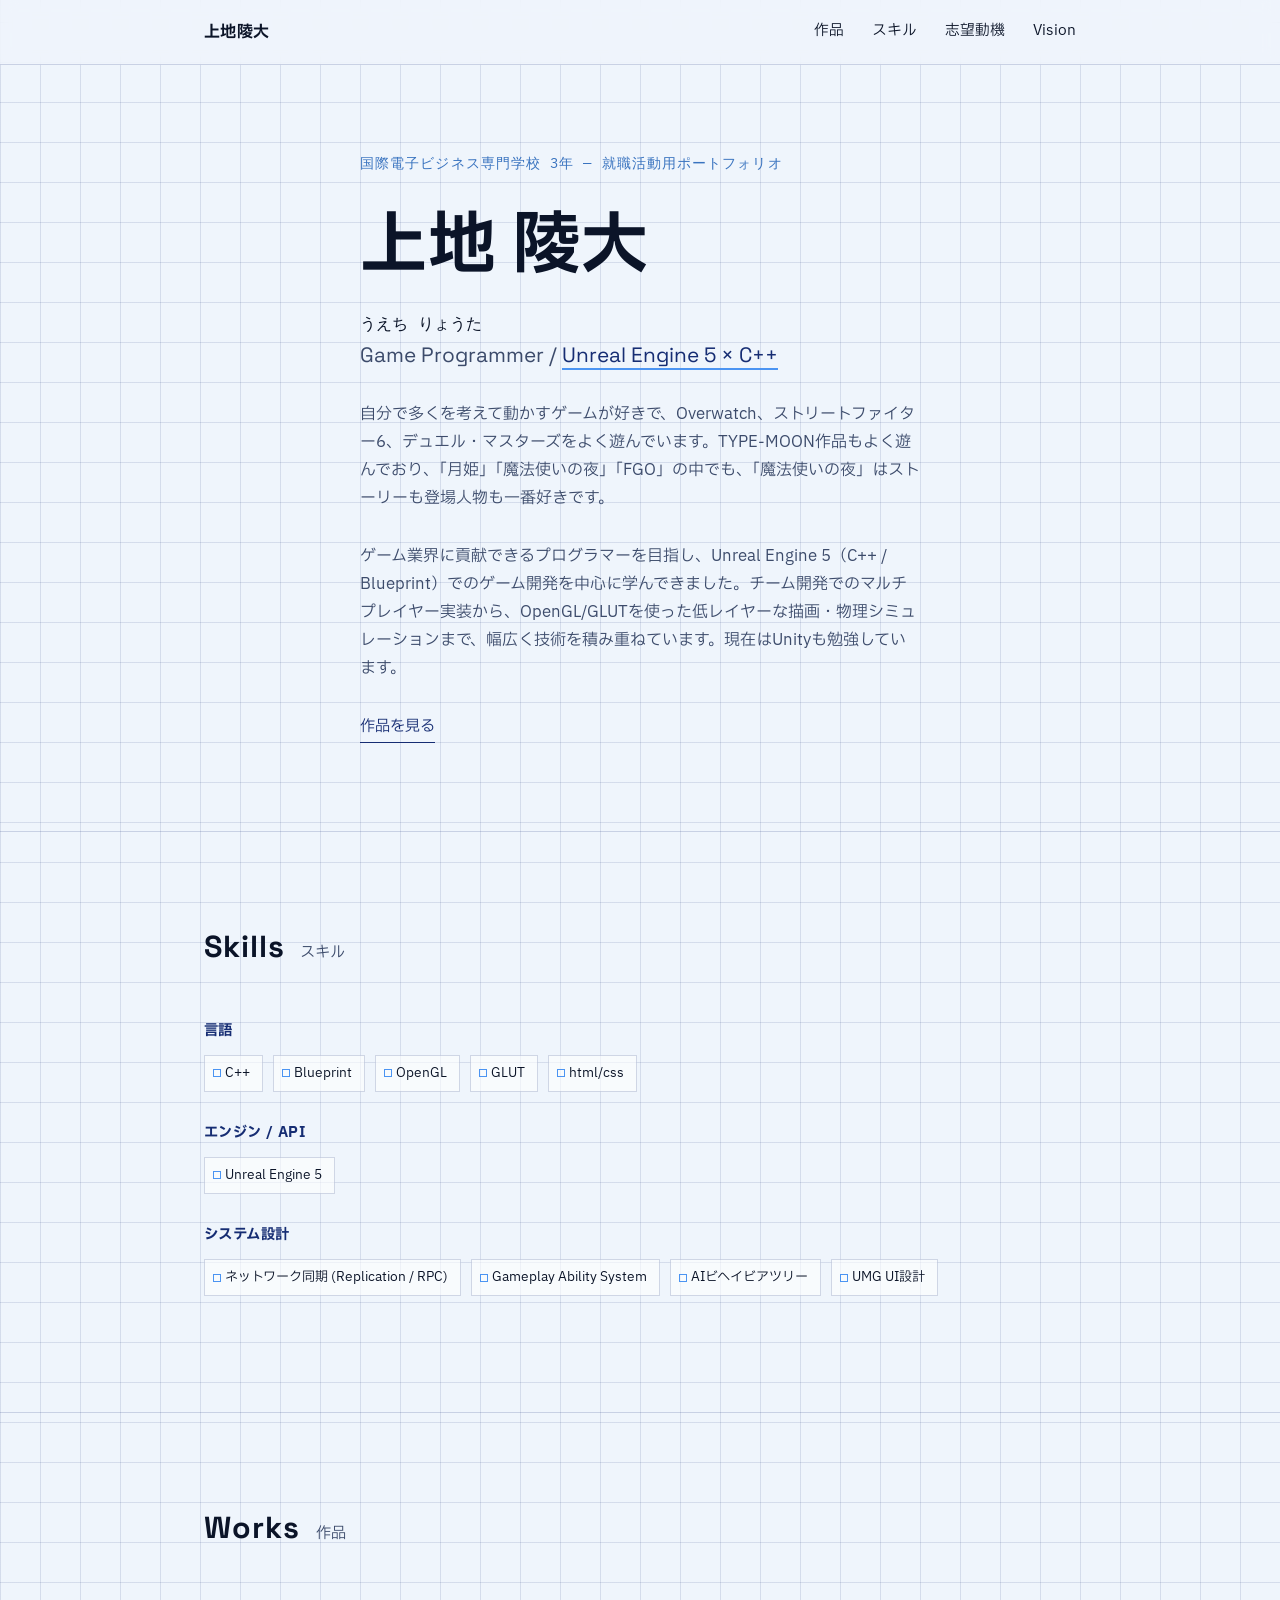
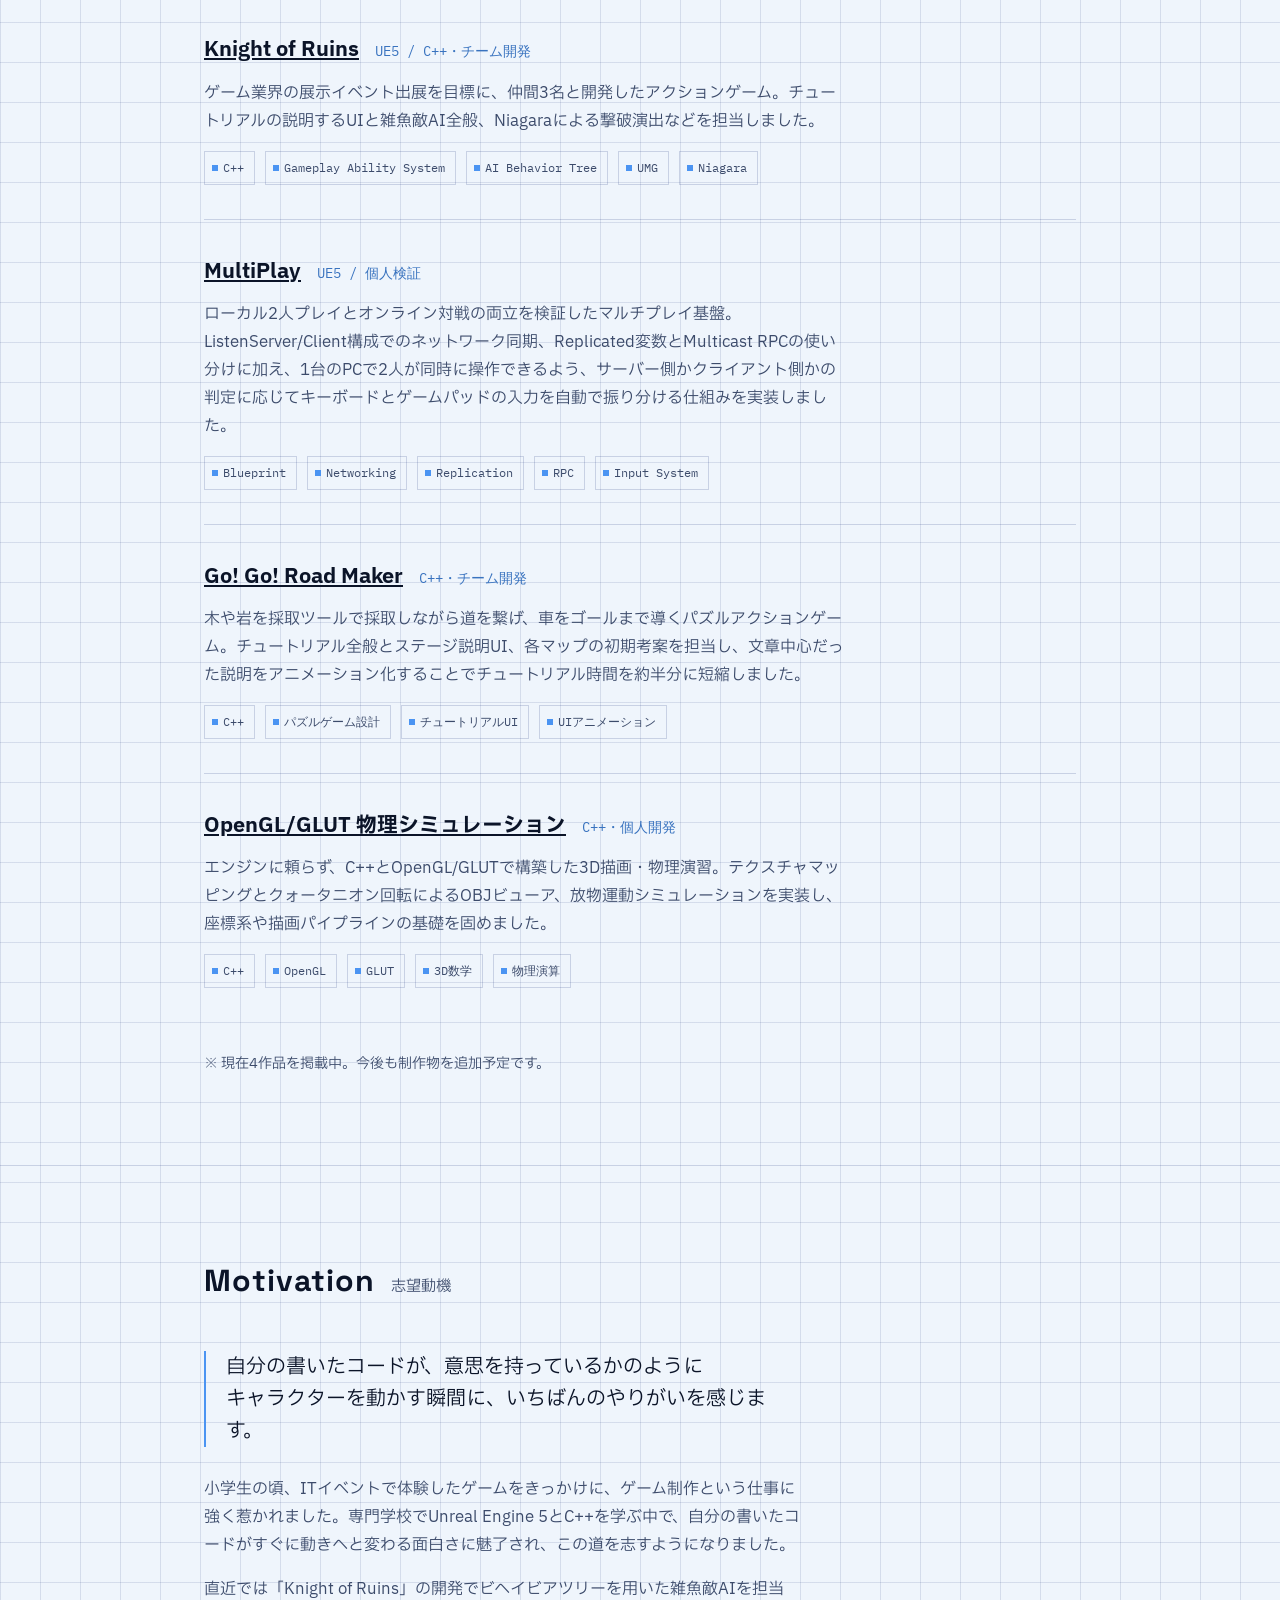
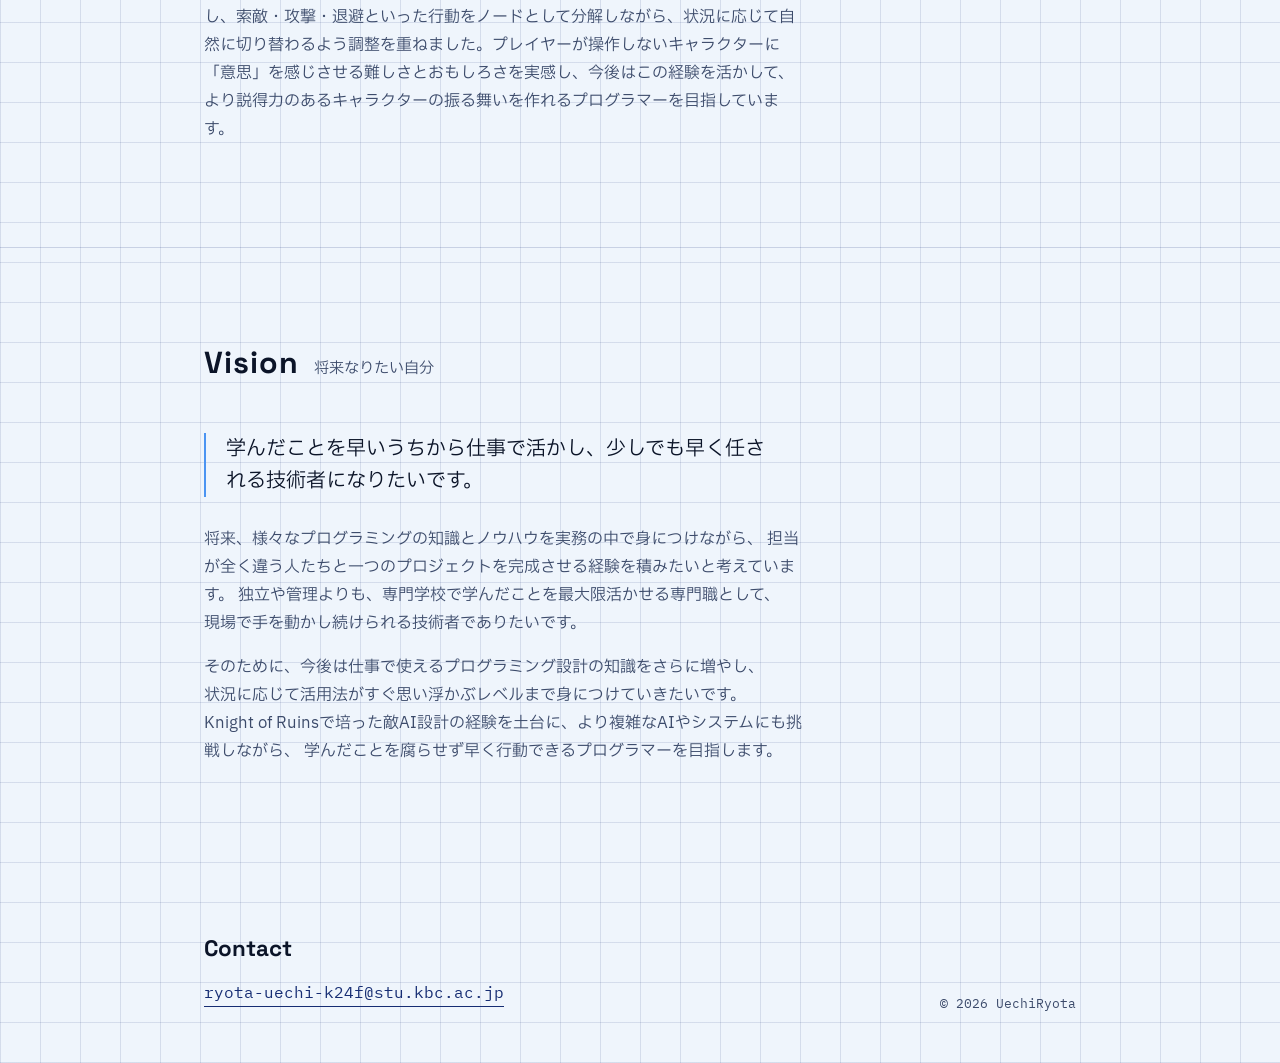
<file: index.html>
<!DOCTYPE html>
<html lang="ja">
  <head>
    <meta charset="UTF-8">
    <meta name="viewport" content="width=device-width, initial-scale=1, viewport-fit=cover">
    <title>Hijiki — Game Programmer Portfolio</title>
    <link rel="preconnect" href="https://fonts.googleapis.com">
    <link rel="preconnect" href="https://fonts.gstatic.com" crossorigin>
    <link
      href="https://fonts.googleapis.com/css2?family=Space+Grotesk:wght@500;700&family=IBM+Plex+Sans+JP:wght@400;500;700&family=IBM+Plex+Mono:wght@400;500&display=swap"
      rel="stylesheet">
    <link rel="stylesheet" href="UechiRyota_Portfolio/css/Work_01.css">
  </head>
  <body>
    <header>
      <div class="wrap">
        <span class="mark disp">上地陵大</span>
        <nav>
          <a href="#works">作品</a>
          <a href="#skills">スキル</a>
          <a href="#motivation">志望動機</a>
          <a href="#vision">Vision</a>
        </nav>
      </div>
    </header>
    <main>
      <section class="hero" id="about">
        <div class="wrap">
          <p class="eyebrow disp mono">国際電子ビジネス専門学校 3年 — 就職活動用ポートフォリオ</p>
          <h1 class="disp">上地 陵大</h1>
          <p class="reading mono">うえち りょうた</p>
          <p class="role disp">Game Programmer / <em>Unreal Engine 5 × C++</em></p>
                  <p class="pitch">自分で多くを考えて動かすゲームが好きで、Overwatch、ストリートファイター6、デュエル・マスターズをよく遊んでいます。TYPE-MOON作品もよく遊んでおり、「月姫」「魔法使いの夜」「FGO」の中でも、「魔法使いの夜」はストーリーも登場人物も一番好きです。</p>
          <p class="pitch">ゲーム業界に貢献できるプログラマーを目指し、Unreal Engine 5（C++ / Blueprint）でのゲーム開発を中心に学んできました。チーム開発でのマルチプレイヤー実装から、OpenGL/GLUTを使った低レイヤーな描画・物理シミュレーションまで、幅広く技術を積み重ねています。現在はUnityも勉強しています。</p>
          <a class="goto" href="#works">作品を見る</a>
        </div>
      </section>
      <section id="skills">
        <div class="wrap">
          <div class="sec-head">
            <h2 class="disp">Skills</h2>
            <span>スキル</span>
          </div>
          <div class="skill-group">
            <h3>言語</h3>
            <ul>
              <li>C++</li>
              <li>Blueprint</li>
              <li>OpenGL</li>
              <li>GLUT</li>
              <li>html/css</li>
            </ul>
          </div>
          <div class="skill-group">
            <h3>エンジン / API</h3>
            <ul>
              <li>Unreal Engine 5</li>
            </ul>
          </div>
          <div class="skill-group">
            <h3>システム設計</h3>
            <ul>
              <li>ネットワーク同期 (Replication / RPC)</li>
              <li>Gameplay Ability System</li>
              <li>AIビヘイビアツリー</li>
              <li>UMG UI設計</li>
            </ul>
          </div>
        </div>
      </section>
      <section id="works">
        <div class="wrap">
          <div class="sec-head">
            <h2 class="disp">Works</h2>
            <span>作品</span>
          </div>
          <article class="work">
            <div class="work-head">
              <h3 class="work-title">
                <a class="goto has-preview" href="UechiRyota_Portfolio/Portfolio/UechiRyota_Knight-of-Ruins_Portfolio/site/work_01.html">
                  Knight of Ruins <img class="preview-img" src="UechiRyota_Portfolio/images/work_01/KnightoFRuins.png" alt="">
                </a>
              </h3>
              <span class="work-role mono">UE5 / C++・チーム開発</span>
            </div>
            <p class="work-desc">
              ゲーム業界の展示イベント出展を目標に、仲間3名と開発したアクションゲーム。チュートリアルの説明するUIと雑魚敵AI全般、Niagaraによる撃破演出などを担当しました。</p>
            <ul class="tags mono">
              <li>C++</li>
              <li>Gameplay Ability System</li>
              <li>AI Behavior Tree</li>
              <li>UMG</li>
              <li>Niagara</li>
            </ul>
          </article>
          <article class="work">
            <div class="work-head">
              <h3 class="work-title">
                <a class="goto has-preview" href="UechiRyota_Portfolio/Portfolio/MultiPlay/site/work_01.html">
                  MultiPlay <img class="preview-img" src="UechiRyota_Portfolio/images/work_01/MultiPlay.png" alt="">
                </a>
              </h3>
              <span class="work-role mono">UE5 / 個人検証</span>
            </div>
          <p class="work-desc"> ローカル2人プレイとオンライン対戦の両立を検証したマルチプレイ基盤。ListenServer/Client構成でのネットワーク同期、Replicated変数とMulticast
            RPCの使い分けに加え、1台のPCで2人が同時に操作できるよう、サーバー側かクライアント側かの判定に応じてキーボードとゲームパッドの入力を自動で振り分ける仕組みを実装しました。</p>
            <ul class="tags mono">
              <li>Blueprint</li>
              <li>Networking</li>
              <li>Replication</li>
              <li>RPC</li>
              <li>Input System</li>
            </ul>
          </article>
          <article class="work">
            <div class="work-head">
              <h3 class="work-title">
                <a class="goto has-preview" href="UechiRyota_Portfolio/Portfolio/Uechi Ryota_GoGoRoadMaker_Portfolio/Uechi Ryota_Portfolio/site/work_01.html">
                  Go! Go! Road Maker <img class="preview-img" src="UechiRyota_Portfolio/images/work_01/InGame_image.png" alt="">
                </a>
              </h3>
              <span class="work-role mono">C++・チーム開発</span>
            </div>
            <p class="work-desc">
              木や岩を採取ツールで採取しながら道を繋げ、車をゴールまで導くパズルアクションゲーム。チュートリアル全般とステージ説明UI、各マップの初期考案を担当し、文章中心だった説明をアニメーション化することでチュートリアル時間を約半分に短縮しました。</p>
            <ul class="tags mono">
              <li>C++</li>
              <li>パズルゲーム設計</li>
              <li>チュートリアルUI</li>
              <li>UIアニメーション</li>
            </ul>
          </article>
          <article class="work">
            <div class="work-head">
              <h3 class="work-title">
                <a class="goto has-preview" href="UechiRyota_Portfolio/Portfolio/OpenGL/site/work_01.html">
                  OpenGL/GLUT 物理シミュレーション <img class="preview-img" src="UechiRyota_Portfolio/images/work_01/op_dice.png" alt="">
                </a>
              </h3>
              <span class="work-role mono">C++・個人開発</span>
            </div>
            <p class="work-desc">
              エンジンに頼らず、C++とOpenGL/GLUTで構築した3D描画・物理演習。テクスチャマッピングとクォータニオン回転によるOBJビューア、放物運動シミュレーションを実装し、座標系や描画パイプラインの基礎を固めました。
            </p>
            <ul class="tags mono">
              <li>C++</li>
              <li>OpenGL</li>
              <li>GLUT</li>
              <li>3D数学</li>
              <li>物理演算</li>
            </ul>
          </article>
          <p class="note">※ 現在4作品を掲載中。今後も制作物を追加予定です。</p>
        </div>
      </section>
      <section id="motivation">
        <div class="wrap motivation">
          <div class="sec-head">
            <h2 class="disp">Motivation</h2>
            <span>志望動機</span>
          </div>
          <p class="lead">自分の書いたコードが、意思を持っているかのように<br>キャラクターを動かす瞬間に、いちばんのやりがいを感じます。</p>
          <p>
            小学生の頃、ITイベントで体験したゲームをきっかけに、ゲーム制作という仕事に強く惹かれました。専門学校でUnreal
            Engine 5とC++を学ぶ中で、自分の書いたコードがすぐに動きへと変わる面白さに魅了され、この道を志すようになりました。
          </p>
          <p>
            直近では「Knight of Ruins」の開発でビヘイビアツリーを用いた雑魚敵AIを担当し、索敵・攻撃・退避といった行動をノードとして分解しながら、状況に応じて自然に切り替わるよう調整を重ねました。プレイヤーが操作しないキャラクターに「意思」を感じさせる難しさとおもしろさを実感し、今後はこの経験を活かして、より説得力のあるキャラクターの振る舞いを作れるプログラマーを目指しています。
          </p>
        </div>
      </section>
     <section id="vision">
  <div class="wrap motivation">
    <div class="sec-head">
      <h2 class="disp">Vision</h2>
      <span>将来なりたい自分</span>
    </div>
    <p class="lead">学んだことを早いうちから仕事で活かし、少しでも早く任される技術者になりたいです。</p>
    <p>
      将来、様々なプログラミングの知識とノウハウを実務の中で身につけながら、
      担当が全く違う人たちと一つのプロジェクトを完成させる経験を積みたいと考えています。
      独立や管理よりも、専門学校で学んだことを最大限活かせる専門職として、
      <br>現場で手を動かし続けられる技術者でありたいです。
    </p>
    <p>
      そのために、今後は仕事で使えるプログラミング設計の知識をさらに増やし、
      <br>状況に応じて活用法がすぐ思い浮かぶレベルまで身につけていきたいです。
      <br>Knight of Ruinsで培った敵AI設計の経験を土台に、より複雑なAIやシステムにも挑戦しながら、
      学んだことを腐らせず早く行動できるプログラマーを目指します。
    </p>
  </div>
</section>
    </main>
    <footer>
      <div class="wrap">
        <div>
          <h2 class="disp">Contact</h2>
          <a class="contact-link mono" href="mailto:ryota-uechi-k24f@stu.kbc.ac.jp">ryota-uechi-k24f@stu.kbc.ac.jp</a>
        </div>
        <p class="copy mono">© 2026 UechiRyota</p>
      </div>
    </footer>
  </body>
</html>
</file>
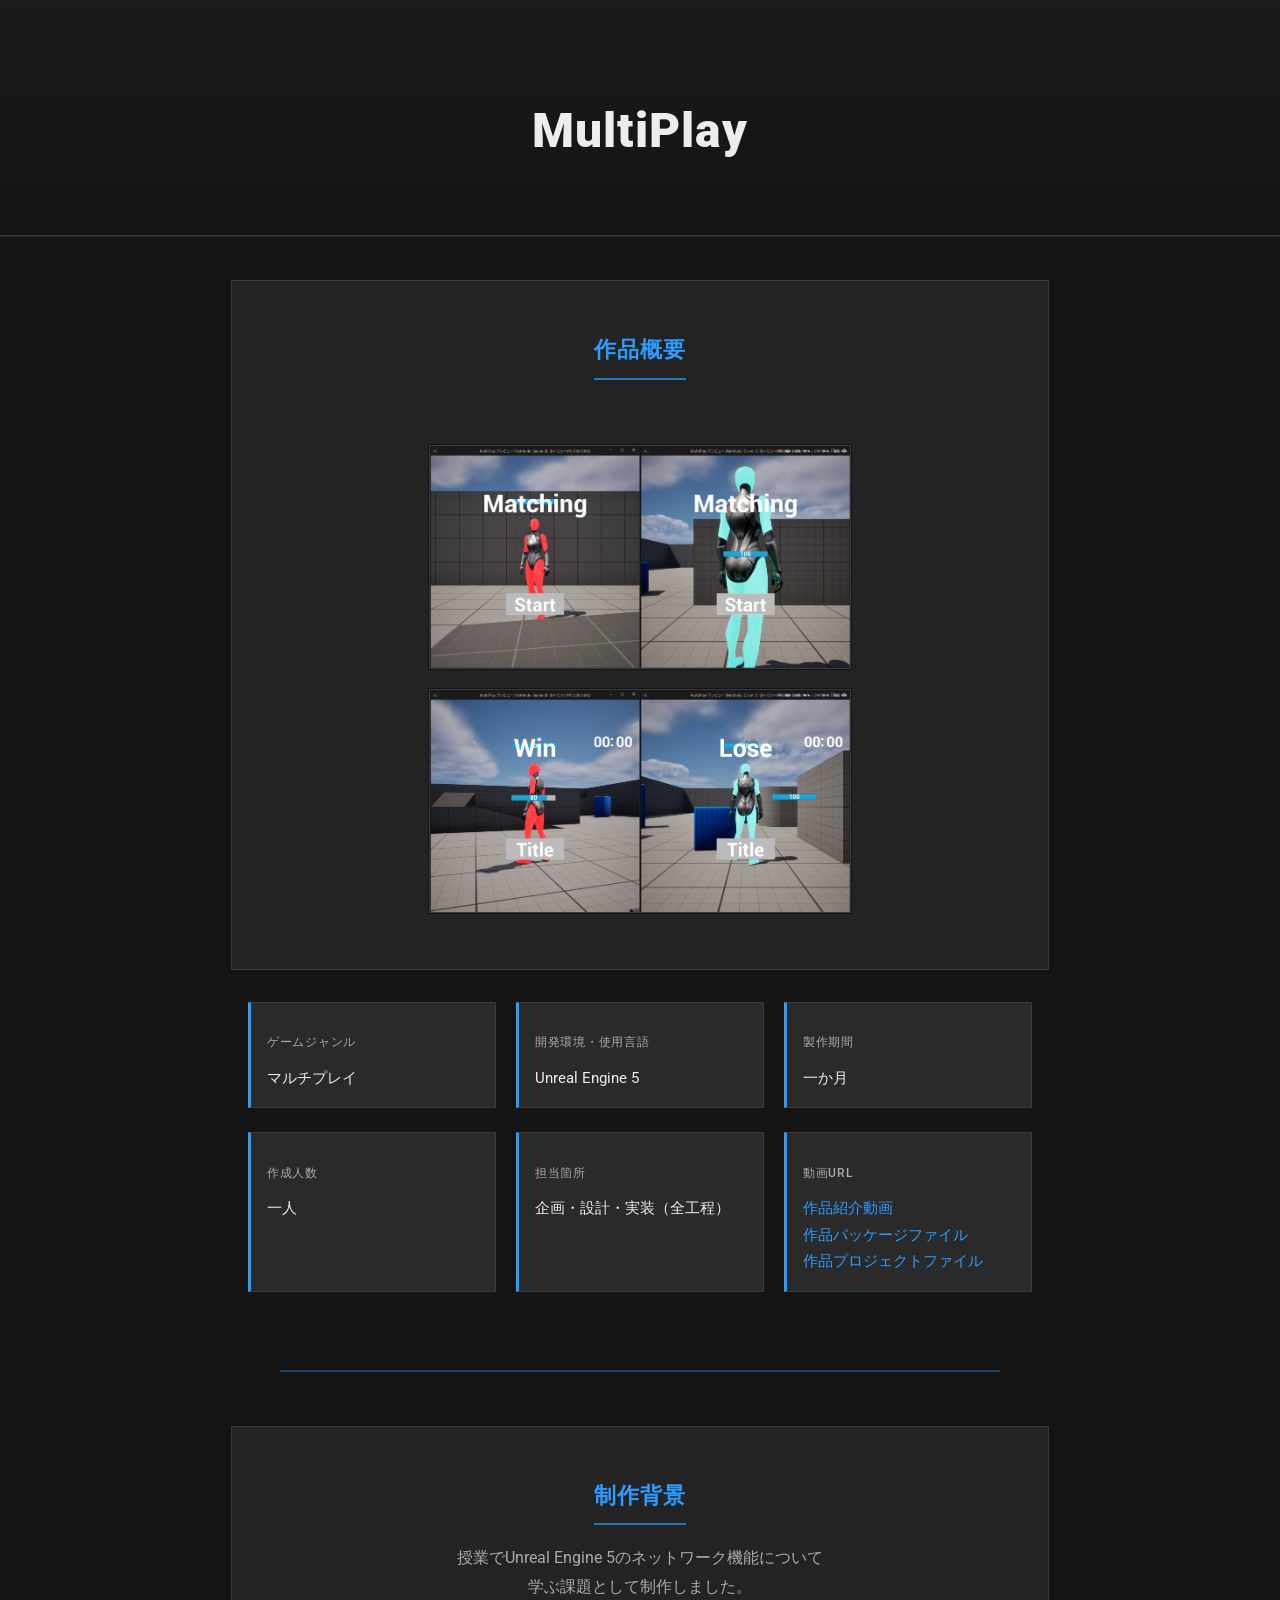
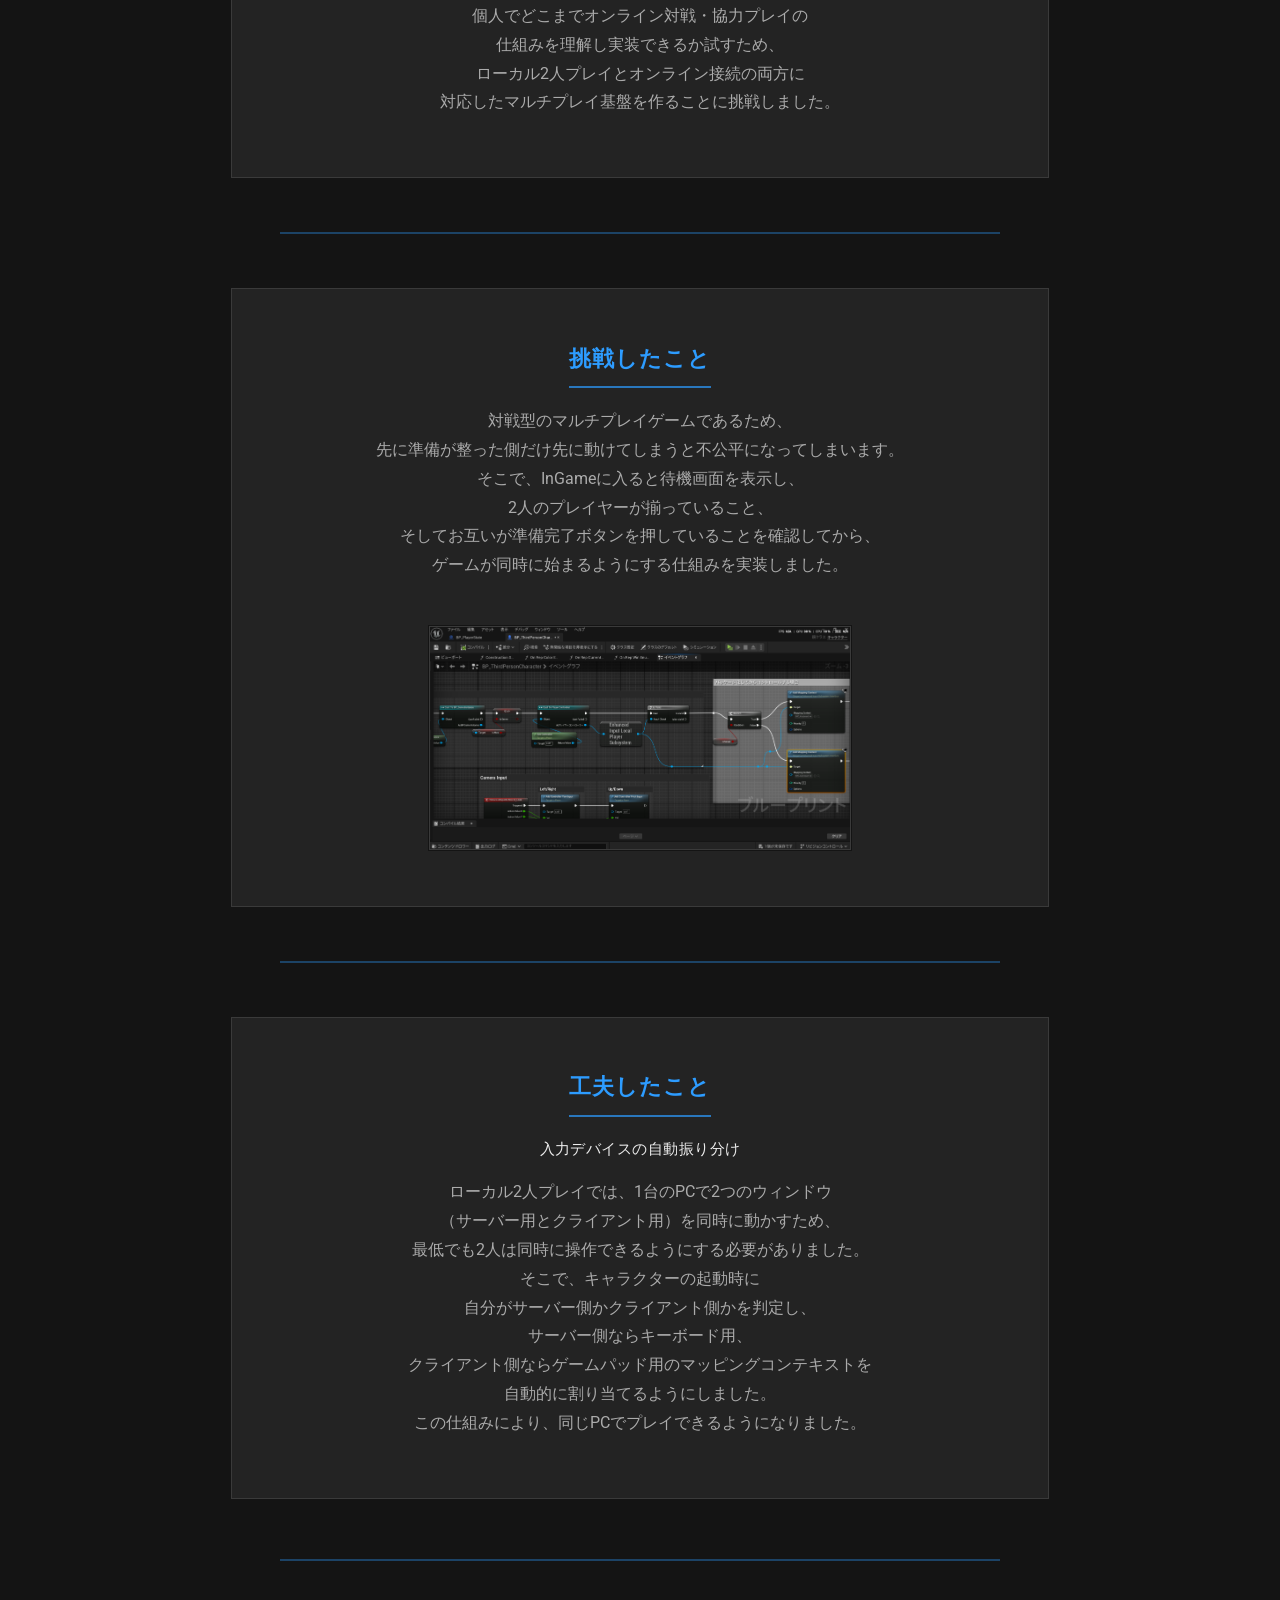
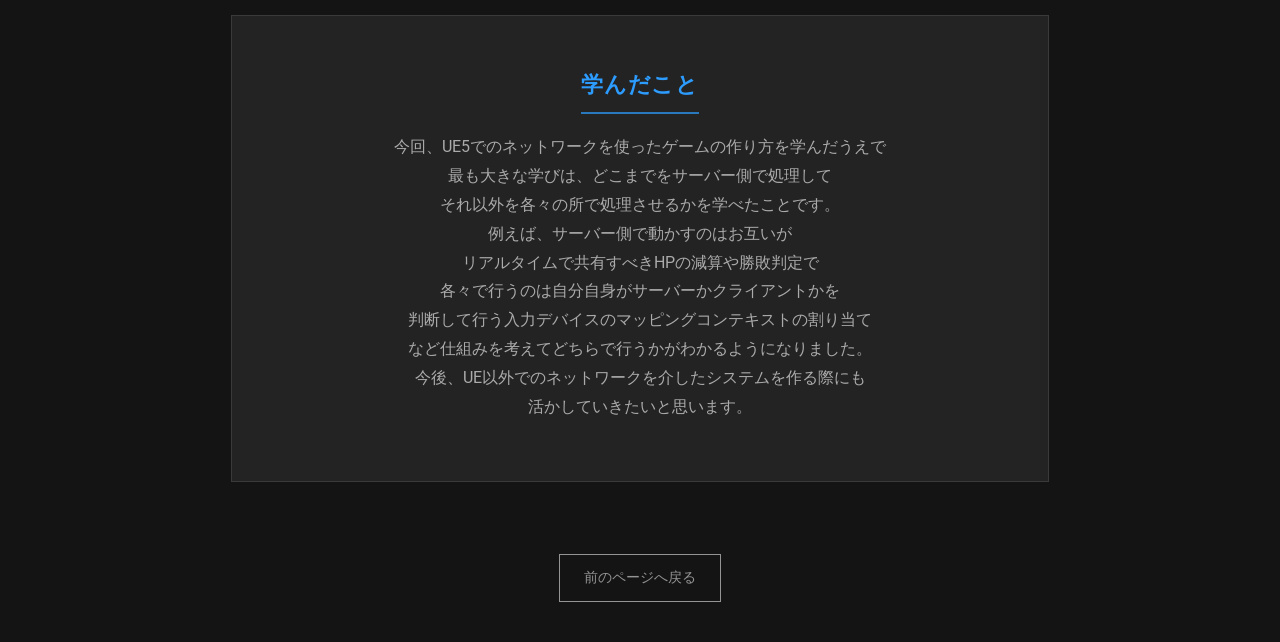
<file: UechiRyota_Portfolio/Portfolio/MultiPlay/site/work_01.html>
<!DOCTYPE html>
<html lang="ja">
    <head>
        <meta charset="UTF-8">
        <title>MultiPlay</title>
        <link rel="stylesheet" href="../css/Work_01.css">
    </head>
    <body>
        <div class="top">
            <h1> MultiPlay </h1>
        </div>
        <div class="overview">
            <h2> 作品概要 </h2>
            <p></p>
            <div class="image_margin">
                <img src="../images/work_01/MultiPlay_Matching1.png" class="TitleImage" alt="マッチング画面（クライアント視点）">
                <img src="../images/work_01/MultiPlay_Matching2.png" class="InGameImage" alt="マッチング画面（エディタ/サーバー視点）">
            </div>
        </div>
        <div class="detail-list">
            <div class="detail">
                <h3> ゲームジャンル </h3>
                <p> マルチプレイ </p>
            </div>
            <div class="detail">
                <h3> 開発環境・使用言語 </h3>
                <p> Unreal Engine 5 </p>
            </div>
            <div class="detail">
                <h3> 製作期間 </h3>
                <p>一か月</p>
            </div>
            <div class="detail">
                <h3> 作成人数 </h3>
                <p>一人</p>
            </div>
            <div class="detail">
                <h3> 担当箇所 </h3>
                <p> 企画・設計・実装（全工程）</p>
            </div>
            <div class="detail">
                <h3> 動画URL </h3>
                <p><a
                        href="https://drive.google.com/file/d/1Bd8aWQuuYIWbDHDjawcNuOV7ooYwYhmQ/view?usp=drive_link">作品紹介動画</a>
                        <br>
                        <a href="https://drive.google.com/file/d/1utn9c13er55GdzCc-iUaMqqo2YyT7hIu/view?usp=drive_link">作品パッケージファイル</a>
                        <br>
                        <a href="https://drive.google.com/file/d/1LUX4yOxD46PKPkeHKSrNtjPfN-znfbHs/view?usp=drive_link">作品プロジェクトファイル</a>
                </p>
            </div>
        </div>
        <hr>
        <div class="reason">
            <h2> 制作背景 </h2>
            <p>授業でUnreal Engine 5のネットワーク機能について
                <br>学ぶ課題として制作しました。
                <br>個人でどこまでオンライン対戦・協力プレイの
                <br>仕組みを理解し実装できるか試すため、
                <br>ローカル2人プレイとオンライン接続の両方に
                <br>対応したマルチプレイ基盤を作ることに挑戦しました。</p>
        </div>
        <hr>
        <div class="try">
            <h2> 挑戦したこと </h2>
            <p> 対戦型のマルチプレイゲームであるため、
                <br>先に準備が整った側だけ先に動けてしまうと不公平になってしまいます。 
                <br>そこで、InGameに入ると待機画面を表示し、
                <br>2人のプレイヤーが揃っていること、
                <br>そしてお互いが準備完了ボタンを押していることを確認してから、 
                <br>ゲームが同時に始まるようにする仕組みを実装しました。 </p>
            <div class="image_margin">
                <img src="../images/work_01/ControlSystem.png" class="InGameImage" alt="入力デバイス振り分け処理のブループリント（BP_ThirdPersonCharacter イベントグラフ）">
            </div>
        </div>
        <hr>
        <div class="ingenuity">
            <h2> 工夫したこと </h2>
            <h3> 入力デバイスの自動振り分け </h3>
            <p> ローカル2人プレイでは、1台のPCで2つのウィンドウ
                <br>（サーバー用とクライアント用）を同時に動かすため、
                <br>最低でも2人は同時に操作できるようにする必要がありました。
                <br>そこで、キャラクターの起動時に
                <br>自分がサーバー側かクライアント側かを判定し、
                <br>サーバー側ならキーボード用、
                <br>クライアント側ならゲームパッド用のマッピングコンテキストを
                <br>自動的に割り当てるようにしました。
                <br>この仕組みにより、同じPCでプレイできるようになりました。
            </p>
        </div>
        <hr>
        <div class="learn">
            <h2> 学んだこと </h2>
            <p>
                今回、UE5でのネットワークを使ったゲームの作り方を学んだうえで
                <br>最も大きな学びは、どこまでをサーバー側で処理して
                <br>それ以外を各々の所で処理させるかを学べたことです。
                <br>例えば、サーバー側で動かすのはお互いが
                <br>リアルタイムで共有すべきHPの減算や勝敗判定で
                <br>各々で行うのは自分自身がサーバーかクライアントかを
                <br>判断して行う入力デバイスのマッピングコンテキストの割り当て
                <br>など仕組みを考えてどちらで行うかがわかるようになりました。
                <br>今後、UE以外でのネットワークを介したシステムを作る際にも
                <br>活かしていきたいと思います。

            </p>
        </div>

        <a href="../../../index.html" class="back-link" onclick="if (history.length > 1) { history.back(); return false; }">前のページへ戻る<br></a>
        
        <script src="../../../js/lightbox.js"></script>
    </body>
</html>
</file>
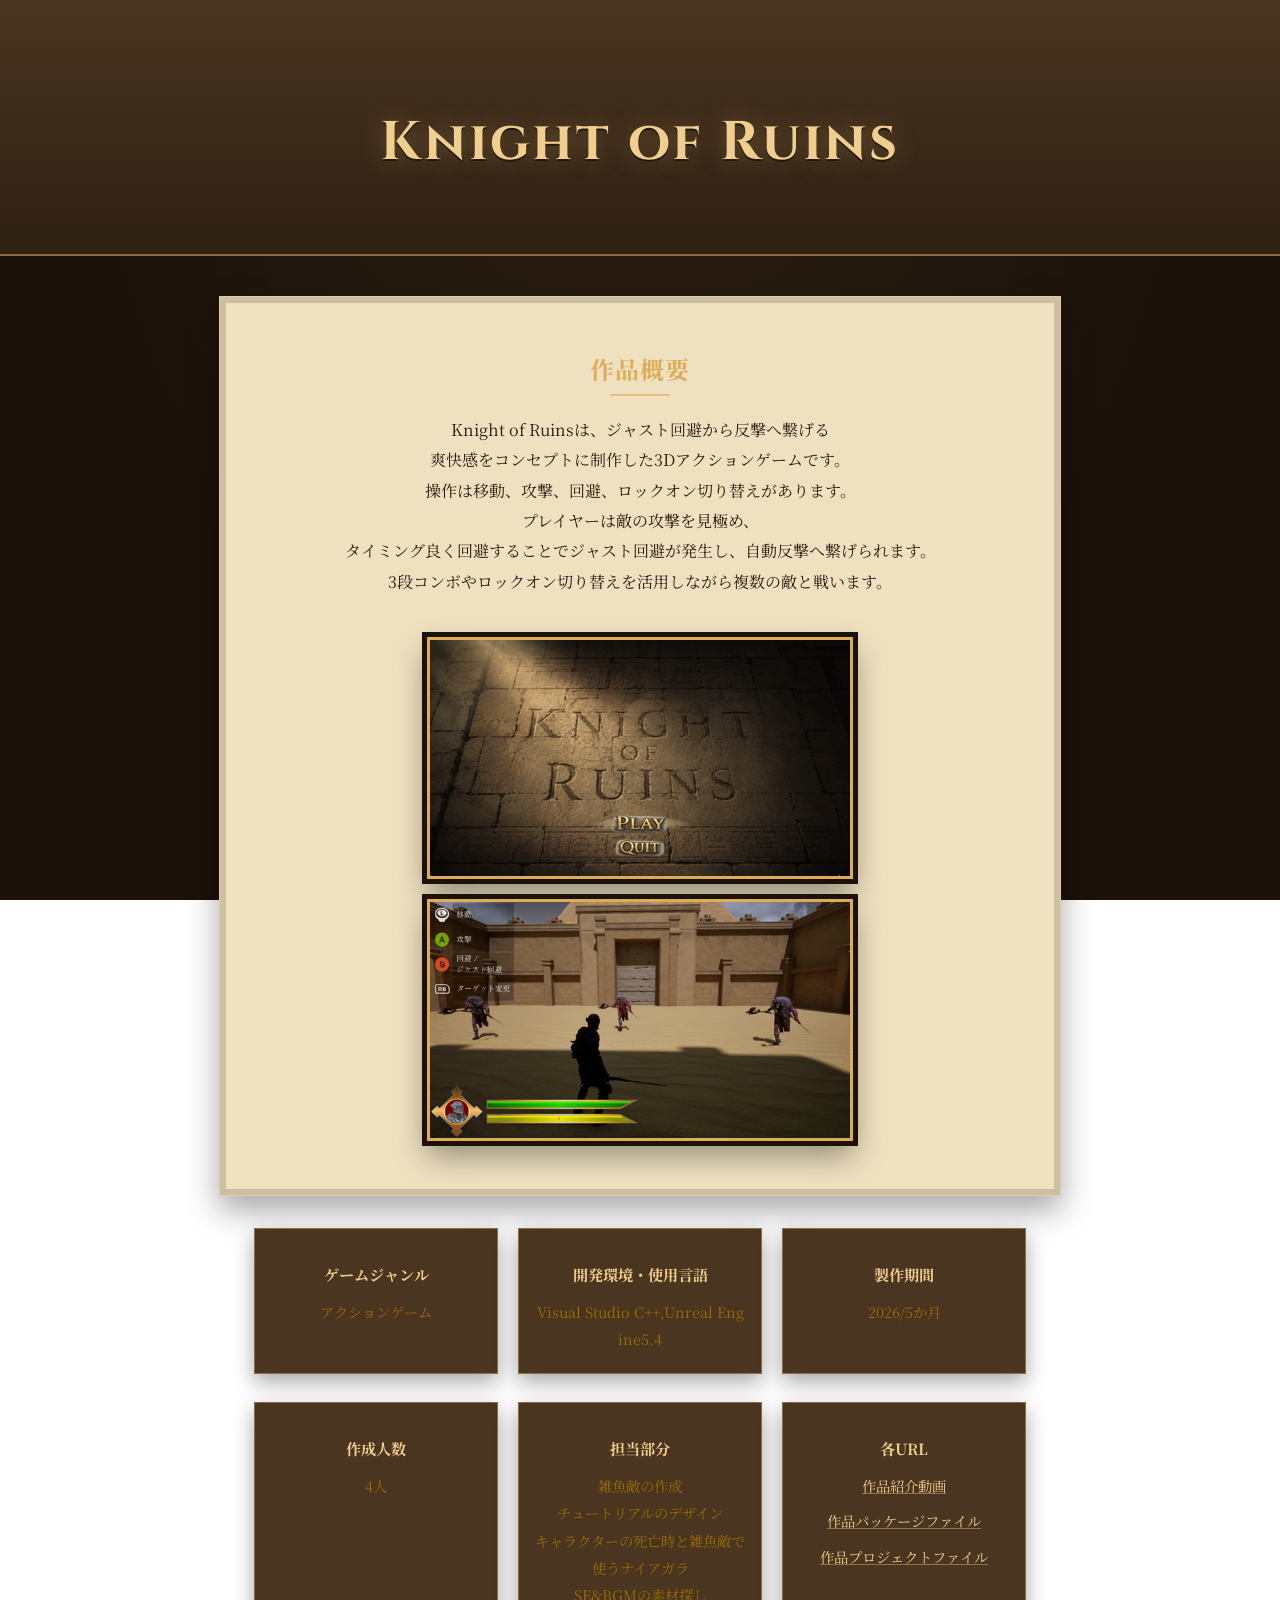
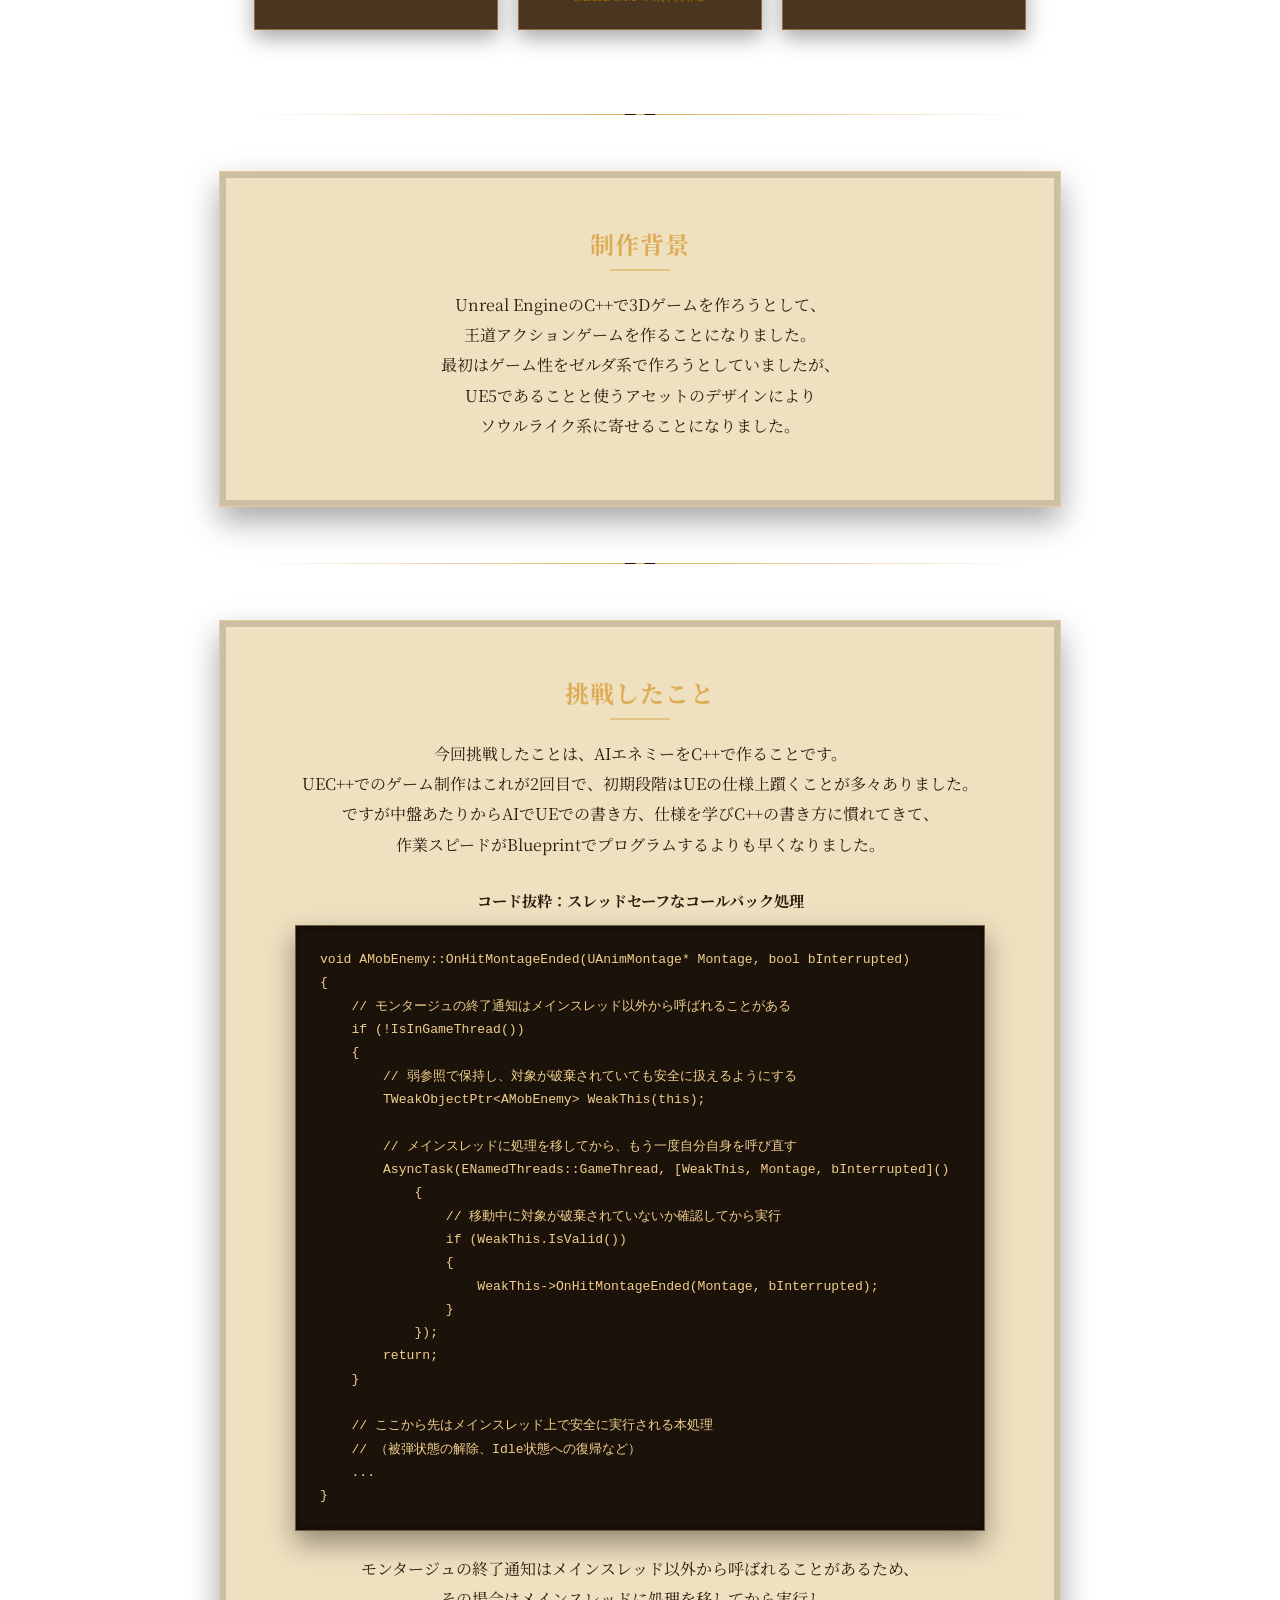
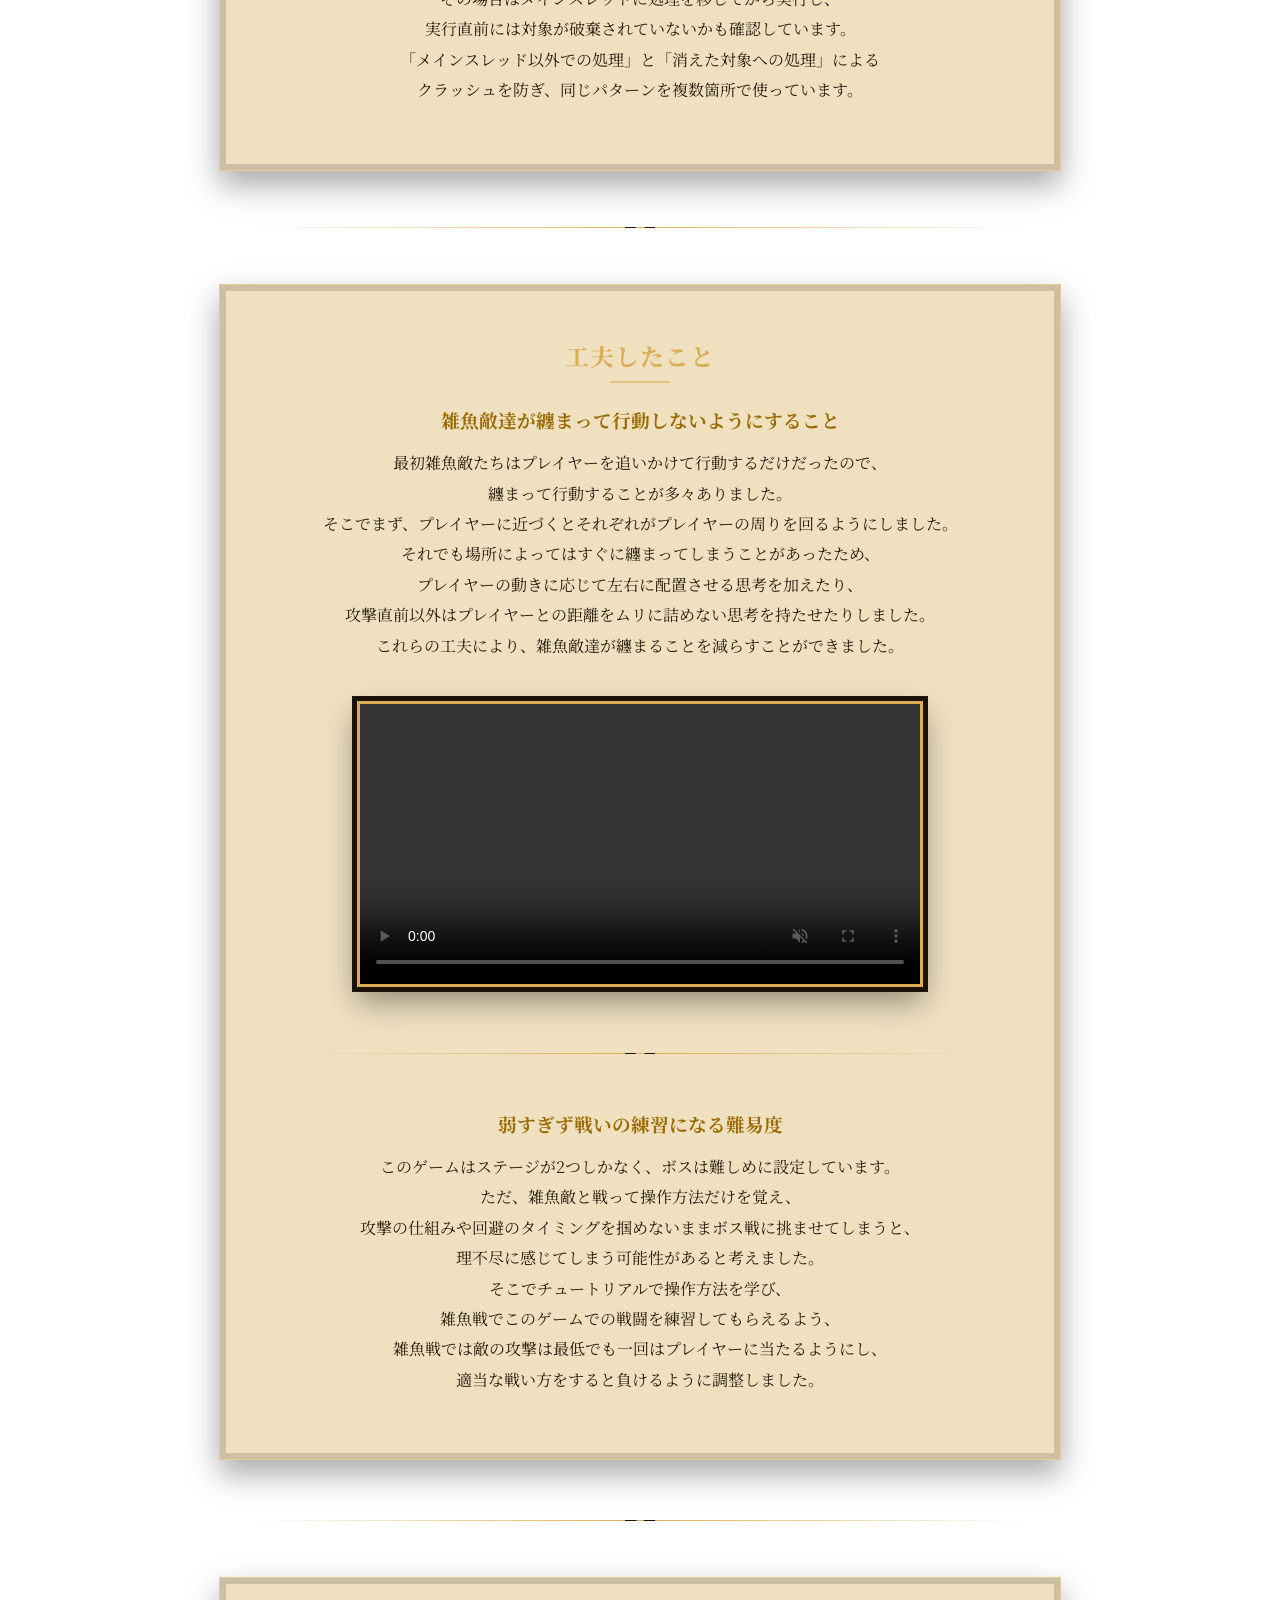
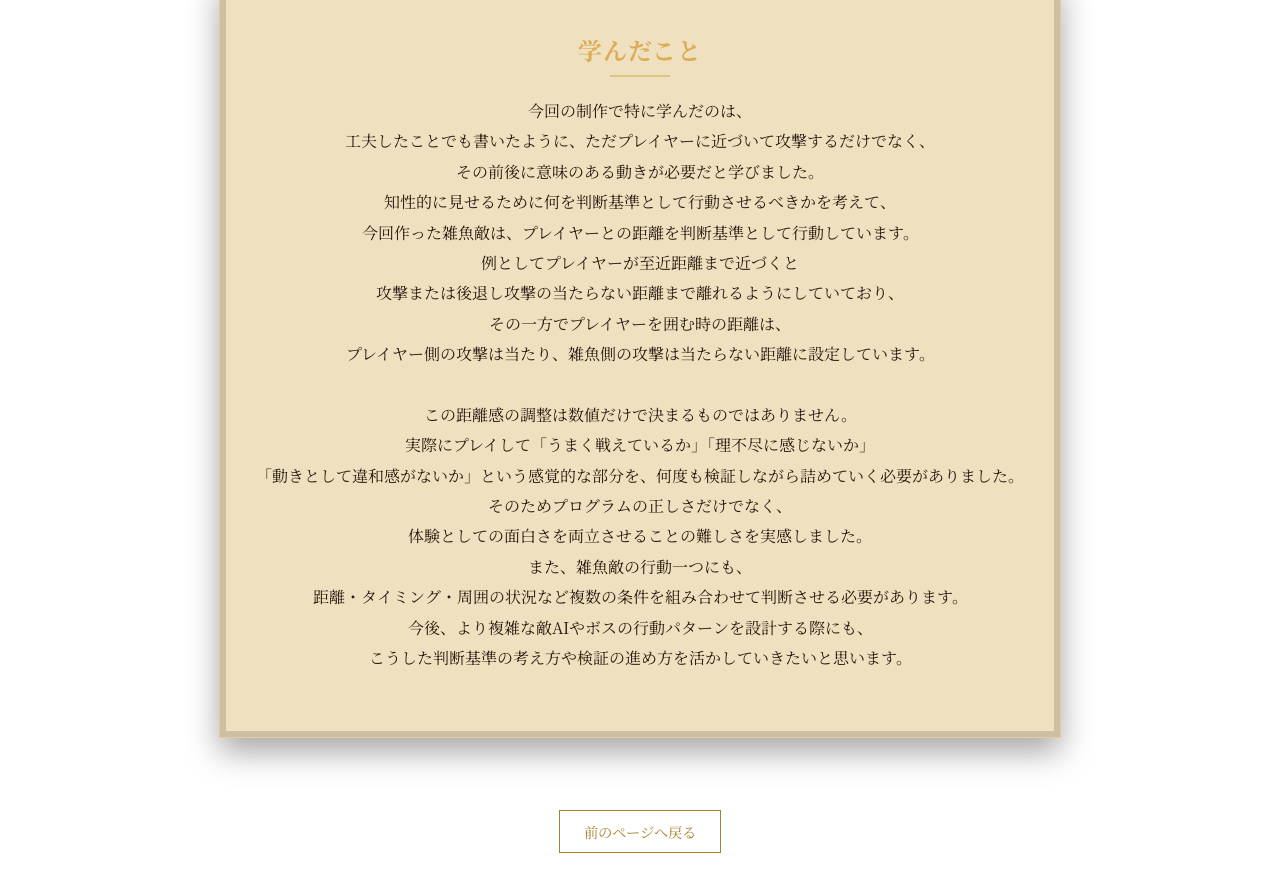
<file: UechiRyota_Portfolio/Portfolio/UechiRyota_Knight-of-Ruins_Portfolio/site/work_01.html>
<!DOCTYPE html>
<html lang="ja">
    <head>
        <meta charset="UTF-8">
        <title>Knight of Ruins</title>
        <link rel="stylesheet" href="../css/Work_01.css">
    </head>
    <body>
        <div class="top">
            <h1> Knight of Ruins </h1>
        </div>
        <div class="overview">
            <h2> 作品概要 </h2>
            <p>Knight of Ruinsは、ジャスト回避から反撃へ繋げる
                <br>爽快感をコンセプトに制作した3Dアクションゲームです。 
                <br>操作は移動、攻撃、回避、ロックオン切り替えがあります。
                <br>プレイヤーは敵の攻撃を見極め、
                <br>タイミング良く回避することでジャスト回避が発生し、自動反撃へ繋げられます。
                <br>3段コンボやロックオン切り替えを活用しながら複数の敵と戦います。</p>
            <div class="image_margin">
                <img src="../images/work_01/TGS2026_TitleImage.png" class="TitleImage" alt="タイトル画面">
                <img src="../images/work_01/InGame.png" class="InGameImage" alt="ゲームメイン画面">
            </div>
        </div>
        <div class="detail-list">
            <div class="detail">
                <h3> ゲームジャンル </h3>
                <p> アクションゲーム </p>
            </div>
            <div class="detail">
                <h3> 開発環境・使用言語 </h3>
                <p> Visual Studio C++,Unreal Engine5.4 </p>
            </div>
            <div class="detail">
                <h3> 製作期間 </h3>
                <p> 2026/5か月 </p>
            </div>
            <div class="detail">
                <h3> 作成人数 </h3>
                <p> 4人 </p>
            </div>
            <div class="detail">
                <h3> 担当部分 </h3>
                <p> 雑魚敵の作成 <br>チュートリアルのデザイン <br>キャラクターの死亡時と雑魚敵で使うナイアガラ <br>SE&BGMの素材探し </p>
            </div>
            <div class="detail">
                <h3> 各URL </h3>
                <p class="link-list">
                    <a href="https://drive.google.com/file/d/1_0tqmoMFaB1-UzVFqIkF2NO-piDRIGqI/view?usp=drive_link">作品紹介動画</a>
                    <a href="https://drive.google.com/file/d/1gSpINdgfU6BMhDoCdvEdn_SMjeY8vhAv/view?usp=sharing">作品パッケージファイル</a>
                    <a href="https://drive.google.com/file/d/1TrAUXxtiGCbjRhUDMk0iBB4xOpKIPL6d/view?usp=drive_link">作品プロジェクトファイル</a>
                </p>
            </div>
        </div>
        <hr>
        <div class="reason">
            <h2> 制作背景 </h2>
            <p> Unreal EngineのC++で3Dゲームを作ろうとして、
                <br>王道アクションゲームを作ることになりました。
                <br>最初はゲーム性をゼルダ系で作ろうとしていましたが、
                <br>UE5であることと使うアセットのデザインにより
                <br>ソウルライク系に寄せることになりました。</p>
        </div>
        <hr>
        <div class="try">
            <h2> 挑戦したこと </h2>
            <p> 今回挑戦したことは、AIエネミーをC++で作ることです。
                <br>UEC++でのゲーム制作はこれが2回目で、初期段階はUEの仕様上躓くことが多々ありました。
                <br>ですが中盤あたりからAIでUEでの書き方、仕様を学びC++の書き方に慣れてきて、
                <br>作業スピードがBlueprintでプログラムするよりも早くなりました。</p>

            <h3 class="code-caption">コード抜粋：スレッドセーフなコールバック処理</h3>
            <div class="code-block">
<pre><code>void AMobEnemy::OnHitMontageEnded(UAnimMontage* Montage, bool bInterrupted)
{
    // モンタージュの終了通知はメインスレッド以外から呼ばれることがある
    if (!IsInGameThread())
    {
        // 弱参照で保持し、対象が破棄されていても安全に扱えるようにする
        TWeakObjectPtr&lt;AMobEnemy&gt; WeakThis(this);

        // メインスレッドに処理を移してから、もう一度自分自身を呼び直す
        AsyncTask(ENamedThreads::GameThread, [WeakThis, Montage, bInterrupted]()
            {
                // 移動中に対象が破棄されていないか確認してから実行
                if (WeakThis.IsValid())
                {
                    WeakThis-&gt;OnHitMontageEnded(Montage, bInterrupted);
                }
            });
        return;
    }

    // ここから先はメインスレッド上で安全に実行される本処理
    // （被弾状態の解除、Idle状態への復帰など）
    ...
}</code></pre>
            </div>
            <p >モンタージュの終了通知はメインスレッド以外から呼ばれることがあるため、
                <br>その場合はメインスレッドに処理を移してから実行し、
                <br>実行直前には対象が破棄されていないかも確認しています。
                <br>「メインスレッド以外での処理」と「消えた対象への処理」による
                <br>クラッシュを防ぎ、同じパターンを複数箇所で使っています。</p>
        </div>
        <hr>
        <div class="ingenuity">
            <h2> 工夫したこと </h2>
            <h3> 雑魚敵達が纏まって行動しないようにすること</h3>
            <p> 最初雑魚敵たちはプレイヤーを追いかけて行動するだけだったので、
                <br>纏まって行動することが多々ありました。 
                <br>そこでまず、プレイヤーに近づくとそれぞれがプレイヤーの周りを回るようにしました。
                <br>それでも場所によってはすぐに纏まってしまうことがあったため、
                <br>プレイヤーの動きに応じて左右に配置させる思考を加えたり、
                <br>攻撃直前以外はプレイヤーとの距離をムリに詰めない思考を持たせたりしました。
                <br>これらの工夫により、雑魚敵達が纏まることを減らすことができました。
            </p>
            <div class="image_margin">
                <video src="../images/work_01/Video Project 3.mp4" class="Video" controls muted loop
                    playsinline></video>
            </div>
            <hr>
            <h3> 弱すぎず戦いの練習になる難易度 </h3>
            <p> このゲームはステージが2つしかなく、ボスは難しめに設定しています。
                <br>ただ、雑魚敵と戦って操作方法だけを覚え、
                <br>攻撃の仕組みや回避のタイミングを掴めないままボス戦に挑ませてしまうと、
                <br>理不尽に感じてしまう可能性があると考えました。
                <br>そこでチュートリアルで操作方法を学び、
                <br>雑魚戦でこのゲームでの戦闘を練習してもらえるよう、
                <br>雑魚戦では敵の攻撃は最低でも一回はプレイヤーに当たるようにし、
                <br>適当な戦い方をすると負けるように調整しました。
        </div>
        </div>
        <hr>
        <div class="learn">
            <h2> 学んだこと </h2>
            <p> 今回の制作で特に学んだのは、
                <br>工夫したことでも書いたように、ただプレイヤーに近づいて攻撃するだけでなく、
                <br>その前後に意味のある動きが必要だと学びました。
                <br>知性的に見せるために何を判断基準として行動させるべきかを考えて、
                <br>今回作った雑魚敵は、プレイヤーとの距離を判断基準として行動しています。
                <br>例としてプレイヤーが至近距離まで近づくと
                <br>攻撃または後退し攻撃の当たらない距離まで離れるようにしていており、
                <br>その一方でプレイヤーを囲む時の距離は、
                <br>プレイヤー側の攻撃は当たり、雑魚側の攻撃は当たらない距離に設定しています。
                <br>
                <br>この距離感の調整は数値だけで決まるものではありません。
                <br>実際にプレイして「うまく戦えているか」「理不尽に感じないか」
                <br>「動きとして違和感がないか」という感覚的な部分を、何度も検証しながら詰めていく必要がありました。
                <br>そのためプログラムの正しさだけでなく、
                <br>体験としての面白さを両立させることの難しさを実感しました。
                <br>また、雑魚敵の行動一つにも、
                <br>距離・タイミング・周囲の状況など複数の条件を組み合わせて判断させる必要があります。
                <br>今後、より複雑な敵AIやボスの行動パターンを設計する際にも、
                <br>こうした判断基準の考え方や検証の進め方を活かしていきたいと思います。 </p>
        </div>

        <a href="../../../index.html" class="back-link" onclick="if (history.length > 1) { history.back(); return false; }">前のページへ戻る</a>
        <script src="../../../js/lightbox.js"></script>
    </body>
</html>
</file>
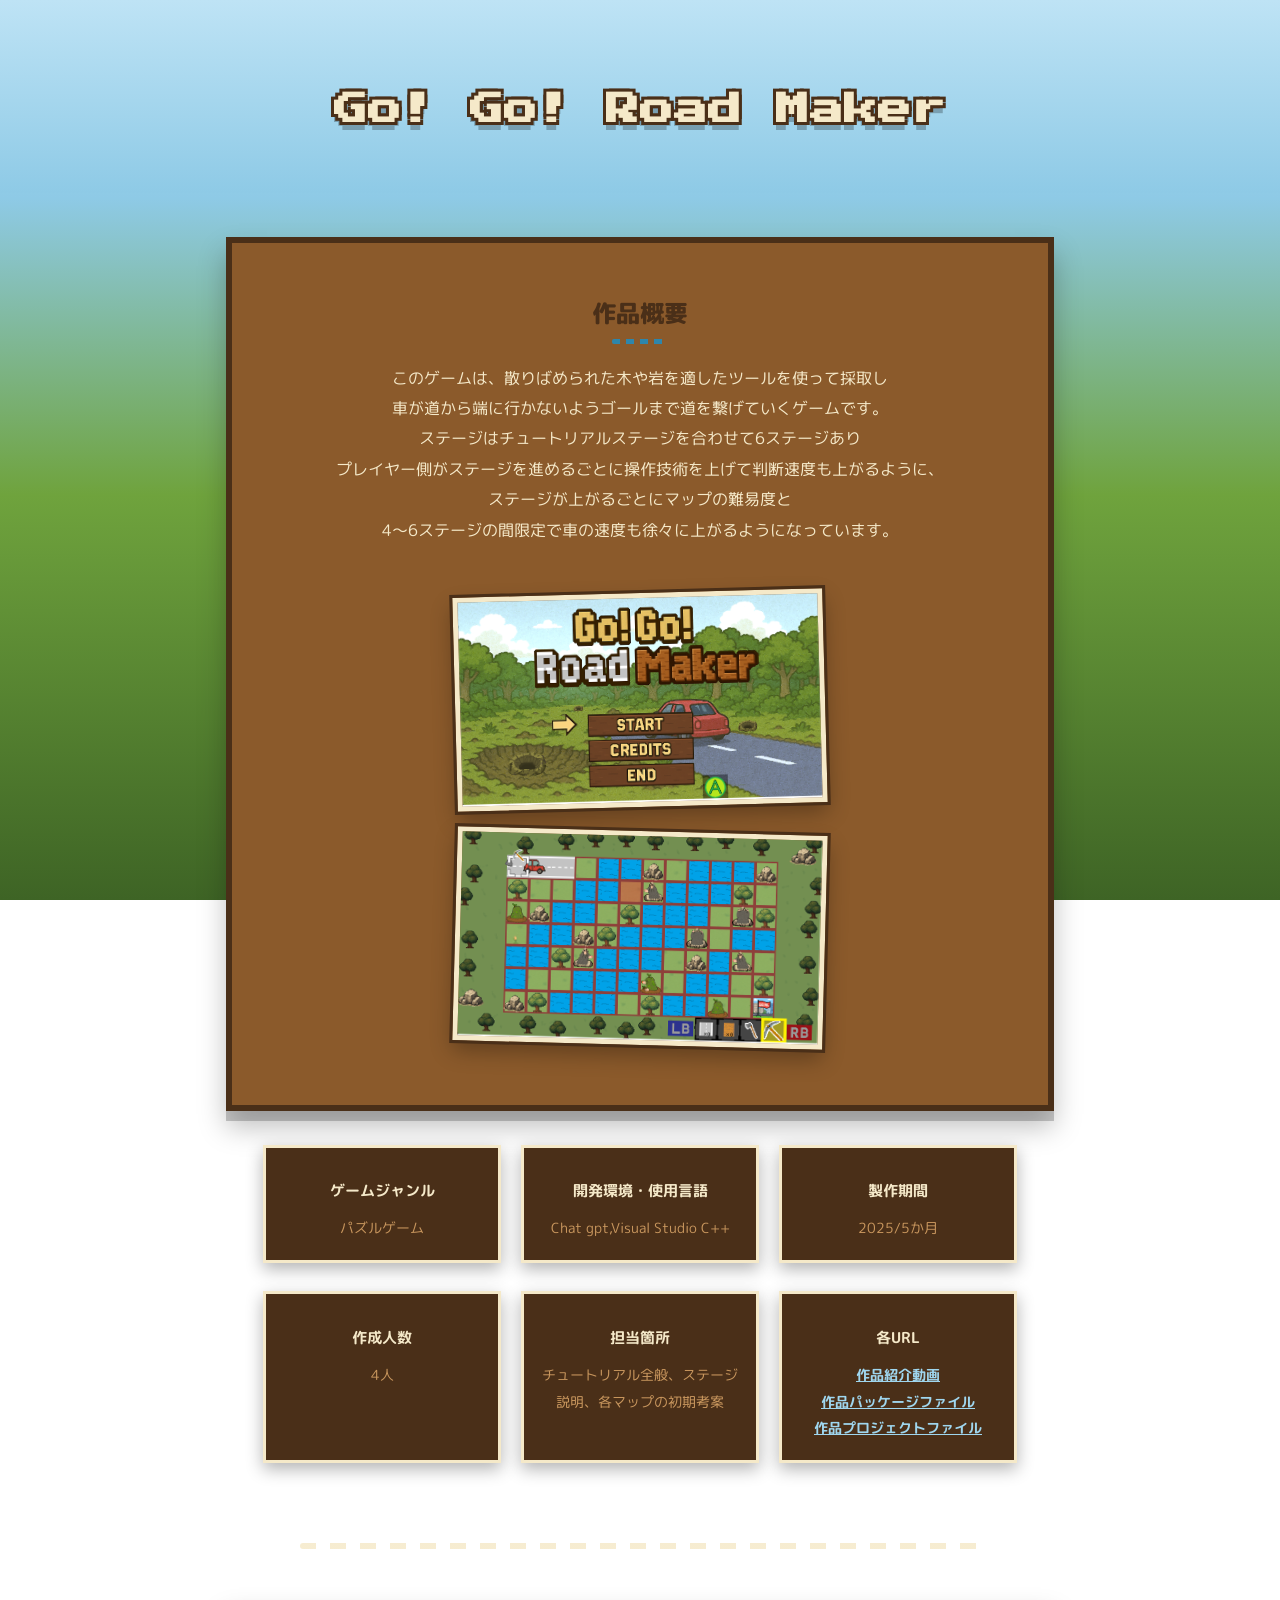
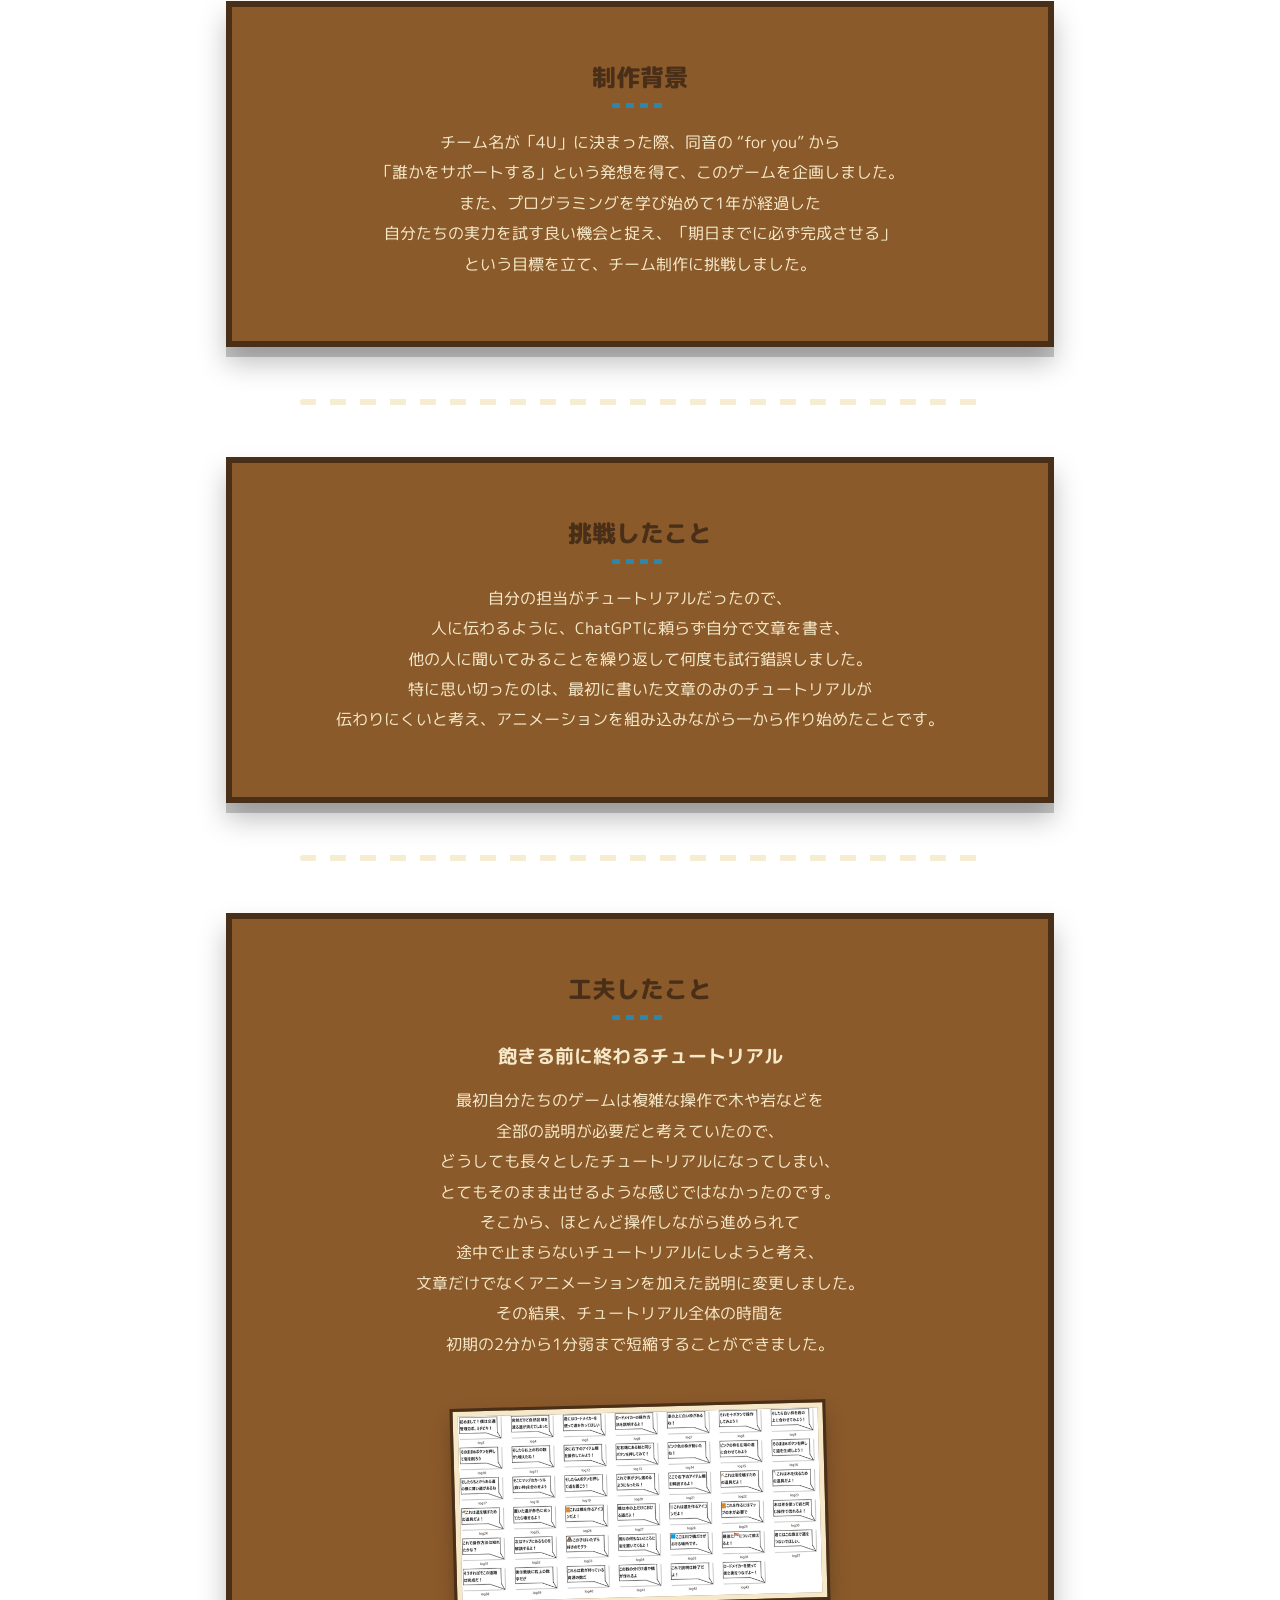
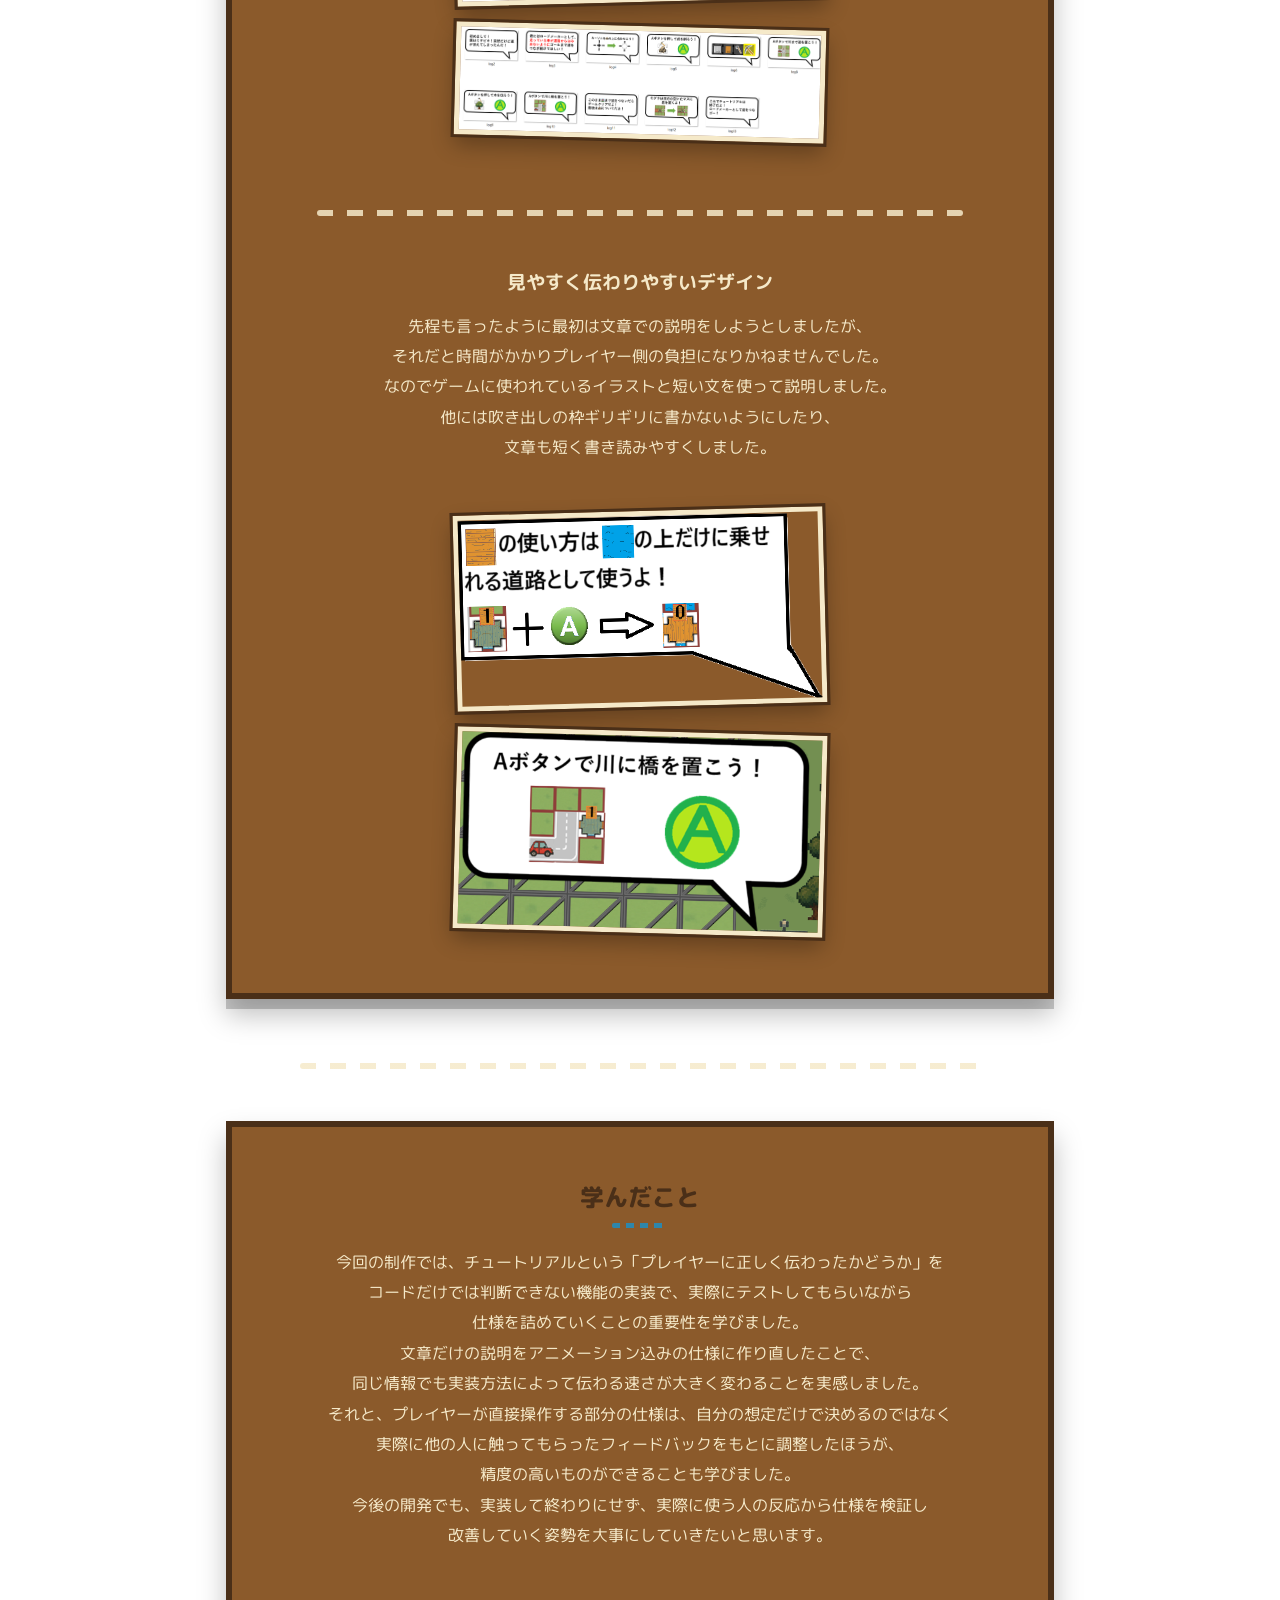
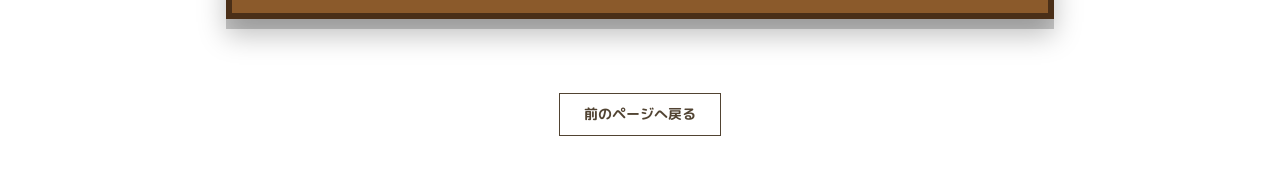
<file: UechiRyota_Portfolio/Portfolio/Uechi Ryota_GoGoRoadMaker_Portfolio/Uechi Ryota_Portfolio/site/work_01.html>
<!DOCTYPE html>
<html lang="ja">
    <head>
        <meta charset="UTF-8">
        <title>Go! Go! Road Maker</title>
        <link rel="stylesheet" href="../css/Work_02.css">
    </head>
    <body>
        <div class="top">
            <h1> Go! Go! Road Maker </h1>
        </div>
        <div class="overview">
            <h2> 作品概要 </h2>
            <p>このゲームは、散りばめられた木や岩を適したツールを使って採取し <br>車が道から端に行かないようゴールまで道を繋げていくゲームです。 <br>ステージはチュートリアルステージを合わせて6ステージあり
                <br>プレイヤー側がステージを進めるごとに操作技術を上げて判断速度も上がるように、 <br>ステージが上がるごとにマップの難易度と <br>4～6ステージの間限定で車の速度も徐々に上がるようになっています。
            </p>
            <div class="image_margin">
                <img src="../images/work_01/Title_image.png" alt="タイトル画面">
                <img src="../images/work_01/InGame_image.png" alt="ゲームメイン画面">
            </div>
        </div>
        <div class="detail-list">
            <div class="detail">
                <h3> ゲームジャンル </h3>
                <p> パズルゲーム </p>
            </div>
            <div class="detail">
                <h3> 開発環境・使用言語 </h3>
                <p> Chat gpt,Visual Studio C++ </p>
            </div>
            <div class="detail">
                <h3> 製作期間 </h3>
                <p> 2025/5か月 </p>
            </div>
            <div class="detail">
                <h3> 作成人数 </h3>
                <p> 4人 </p>
            </div>
            <div class="detail">
                <h3> 担当箇所 </h3>
                <p> チュートリアル全般、ステージ説明、各マップの初期考案</p>
            </div>
            <div class="detail">
                <h3> 各URL </h3>
                <p><a
                        href="https://drive.google.com/file/d/1IMN7lYjSESxdMDOtKKtyWb0yQraGrbLK/view?usp=sharing">作品紹介動画</a>
                        <br>
                <a href="https://drive.google.com/file/d/1TTZnwIocej2_kx0wvsDoagxUMDAgXhF2/view?usp=drive_link">作品パッケージファイル</a>
                <br>
                <a href="https://drive.google.com/file/d/1-zRlFRzpnWdZ7dPc3Tc7kRvf80BkQZar/view?usp=drive_link">作品プロジェクトファイル</a>
                </p>
            </div>
        </div>
        <hr>
        <div class="reason">
            <h2> 制作背景 </h2>
            <p> チーム名が「4U」に決まった際、同音の “for you” から <br>「誰かをサポートする」という発想を得て、このゲームを企画しました。 <br>また、プログラミングを学び始めて1年が経過した
                <br>自分たちの実力を試す良い機会と捉え、「期日までに必ず完成させる」 <br>という目標を立て、チーム制作に挑戦しました。 </p>
        </div>
        <hr>
        <div class="try">
            <h2> 挑戦したこと </h2>
            <p> 自分の担当がチュートリアルだったので、 <br>人に伝わるように、ChatGPTに頼らず自分で文章を書き、 <br>他の人に聞いてみることを繰り返して何度も試行錯誤しました。
                <br>特に思い切ったのは、最初に書いた文章のみのチュートリアルが <br>伝わりにくいと考え、アニメーションを組み込みながら一から作り始めたことです。 </p>
        </div>
        <hr>
        <div class="ingenuity">
            <h2> 工夫したこと </h2>
            <h3> 飽きる前に終わるチュートリアル</h3>
            <p> 最初自分たちのゲームは複雑な操作で木や岩などを
                <br>全部の説明が必要だと考えていたので、 
                <br>どうしても長々としたチュートリアルになってしまい、
                <br>とてもそのまま出せるような感じではなかったのです。
                <br>そこから、ほとんど操作しながら進められて
                <br>途中で止まらないチュートリアルにしようと考え、 
                <br>文章だけでなくアニメーションを加えた説明に変更しました。
                <br>その結果、チュートリアル全体の時間を
                <br>初期の2分から1分弱まで短縮することができました。 
            </p>
            <div class="image_margin">
                <img src="../images/work_01/tutorial_befor.png" alt="befor">
                <img src="../images/work_01/tutorial_after.png" alt="after">
            </div>
            <hr>
            <h3> 見やすく伝わりやすいデザイン </h3>
            <p> 先程も言ったように最初は文章での説明をしようとしましたが、 <br>それだと時間がかかりプレイヤー側の負担になりかねませんでした。 <br>なのでゲームに使われているイラストと短い文を使って説明しました。
                <br>他には吹き出しの枠ギリギリに書かないようにしたり、 <br>文章も短く書き読みやすくしました。 </p>
            <div class="image_margin">
                <img src="../images/work_01/log11_old.png" alt="old">
                <img src="../images/work_01/log11_now.png" alt="now">
            </div>
        </div>
        <hr>
        <div class="learn">
            <h2> 学んだこと </h2>
            <p> 今回の制作では、チュートリアルという「プレイヤーに正しく伝わったかどうか」を 
                <br>コードだけでは判断できない機能の実装で、実際にテストしてもらいながら
                <br>仕様を詰めていくことの重要性を学びました。
                <br>文章だけの説明をアニメーション込みの仕様に作り直したことで、
                <br>同じ情報でも実装方法によって伝わる速さが大きく変わることを実感しました。
                <br>それと、プレイヤーが直接操作する部分の仕様は、自分の想定だけで決めるのではなく 
                <br>実際に他の人に触ってもらったフィードバックをもとに調整したほうが、 
                <br>精度の高いものができることも学びました。
                <br>今後の開発でも、実装して終わりにせず、実際に使う人の反応から仕様を検証し 
                <br>改善していく姿勢を大事にしていきたいと思います。 
            </p>
        </div>
        <a href="../../../../index.html" class="back-link"
            onclick="if (history.length > 1) { history.back(); return false; }">前のページへ戻る</a>
        <script src="../../../../js/lightbox.js"></script>
    </body>
</html>
</file>
<file: UechiRyota_Portfolio/css/Work_01.css>
:root{
  color-scheme: light dark;
  --bg:#EFF5FC; --bg-line: rgba(22,45,115,0.12); --panel:#FFFFFF;
  --ink:#0B1428; --ink-soft:#3C4B6B; --accent:#3973BF; --accent-strong:#162D73;
  --accent-bright:#4B94F2; --accent-pale:#3973BF; --divider: rgba(22,45,115,0.18);
  box-sizing:border-box;
  padding-top: env(safe-area-inset-top, 0px);
  padding-bottom: env(safe-area-inset-bottom, 0px);
}
@media (prefers-color-scheme: dark){
  :root:not([data-theme="light"]){
    --bg:#0B1428; --bg-line: rgba(145,197,242,0.10); --panel:#101F45;
    --ink:#EAF2FB; --ink-soft:#A9C3E8; --accent:#91C5F2; --accent-strong:#4B94F2;
    --accent-bright:#4B94F2; --accent-pale:#3973BF; --divider: rgba(145,197,242,0.18);
  }
}
:root[data-theme="dark"]{
  --bg:#0B1428; --bg-line: rgba(145,197,242,0.10); --panel:#101F45;
  --ink:#EAF2FB; --ink-soft:#A9C3E8; --accent:#91C5F2; --accent-strong:#4B94F2;
  --accent-bright:#4B94F2; --accent-pale:#3973BF; --divider: rgba(145,197,242,0.18);
}
*{margin:0;padding:0;box-sizing:inherit;}
html{scroll-behavior:smooth; scroll-padding-top: calc(64px + env(safe-area-inset-top, 0px));}
body{
  background-color: var(--bg);
  background-image:
    repeating-linear-gradient(0deg, var(--bg-line) 0 1px, transparent 1px 40px),
    repeating-linear-gradient(90deg, var(--bg-line) 0 1px, transparent 1px 40px);
  color: var(--ink);
  font-family: 'IBM Plex Sans JP', 'Hiragino Sans', sans-serif;
  line-height:1.75;
  -webkit-font-smoothing: antialiased;
}
a{color:inherit;}
.disp{font-family:'Space Grotesk','IBM Plex Sans JP',sans-serif;}
.mono{font-family:'IBM Plex Mono',monospace;}
.wrap{max-width:920px;margin:0 auto;padding:0 24px;}

header{
  position:fixed; top:0; left:0; right:0; z-index:10;
  padding-top: env(safe-area-inset-top, 0px);
  background: color-mix(in srgb, var(--bg) 82%, transparent);
  backdrop-filter: blur(8px);
  border-bottom:1px solid var(--divider);
}
header .wrap{display:flex; align-items:center; justify-content:space-between; height:64px;}
.mark{font-weight:700; letter-spacing:.02em;}
nav{display:flex; gap:28px; font-size:.92rem;}
nav a{text-decoration:none; border-bottom:1px solid transparent; padding-bottom:2px;}
nav a:hover, nav a:focus-visible{border-color: var(--accent-bright);}

main{padding-top:64px;}

.hero{min-height:78vh; display:flex; align-items:center;}
.hero .eyebrow{color:var(--accent); font-size:.85rem; letter-spacing:.08em;}
.hero h1{font-size:clamp(2.4rem,7vw,4.2rem); font-weight:700; margin:10px 0 6px; letter-spacing:.01em;}
.hero .role{font-size:clamp(1rem,2.4vw,1.3rem); color:var(--ink-soft); margin-bottom:26px;}
.hero .role em{font-style:normal; color:var(--accent-strong); border-bottom:2px solid var(--accent-bright);}
.hero p.pitch{max-width:56ch; color:var(--ink-soft); margin-bottom:30px;}
.hero .goto{display:inline-block; font-size:.95rem; text-decoration:none; color:var(--accent-strong); border-bottom:1px solid var(--accent-strong); padding-bottom:2px;}

section{padding:88px 0;}
section + section{border-top:1px solid var(--divider);}
.sec-head{display:flex; align-items:baseline; gap:16px; margin-bottom:44px;}
.sec-head h2{font-size:1.9rem; letter-spacing:.03em;}
.sec-head span{color:var(--ink-soft); font-size:.95rem;}

.work{padding:34px 0; border-top:1px solid var(--divider);}
.work:first-of-type{border-top:none;}
.work-head{display:flex; flex-wrap:wrap; align-items:baseline; gap:10px 16px; margin-bottom:10px;}
.work-title{font-size:1.3rem; font-weight:700;}
.work-role{color:var(--accent); font-size:.85rem;}
.work-desc{color:var(--ink-soft); max-width:64ch; margin-bottom:16px;}
.tags{list-style:none; display:flex; flex-wrap:wrap; gap:10px;}
.tags li{
  font-size:.78rem; padding:5px 10px 5px 18px; position:relative;
  border:1px solid var(--divider); color:var(--ink-soft);
}
.tags li::before{
  content:""; position:absolute; left:7px; top:50%; transform:translateY(-50%);
  width:6px; height:6px; background:var(--accent-bright);
}
.note{margin-top:30px; color:var(--ink-soft); font-size:.88rem;}

.skill-group{margin-bottom:28px;}
.skill-group h3{font-size:.9rem; color:var(--accent-strong); margin-bottom:12px; letter-spacing:.03em;}
.skill-group ul{list-style:none; display:flex; flex-wrap:wrap; gap:10px;}
.skill-group li{
  font-size:.82rem; padding:6px 12px 6px 20px; position:relative;
  border:1px solid var(--divider); background: color-mix(in srgb, var(--panel) 60%, transparent);
}
.skill-group li::before{
  content:""; position:absolute; left:8px; top:50%; transform:translateY(-50%);
  width:6px; height:6px; border:1.5px solid var(--accent-bright); background:transparent;
}

.about p{max-width:58ch; color:var(--ink-soft); margin-bottom:16px;}
.about strong{color:var(--ink); font-weight:700;}

.motivation .lead{
  max-width:44ch; font-size:1.25rem; line-height:1.6; color:var(--ink);
  border-left:2px solid var(--accent-bright); padding-left:20px; margin-bottom:28px;
}
.motivation p:not(.lead){max-width:60ch; color:var(--ink-soft); margin-bottom:16px;}

footer{padding:60px 0 calc(48px + env(safe-area-inset-bottom, 0px));}
footer .wrap{display:flex; flex-wrap:wrap; justify-content:space-between; gap:16px; align-items:flex-end;}
footer h2{font-size:1.4rem; margin-bottom:10px;}
footer a.contact-link{display:block; color:var(--accent-strong); text-decoration:none; border-bottom:1px solid var(--accent-strong); width:fit-content; margin-bottom:8px;}
footer .copy{color:var(--ink-soft); font-size:.8rem;}

.has-preview{ position:relative; }
.preview-img{
  position:absolute;
  right:calc(100% + 10px); top:50%;
  transform:translateY(-50%) translateX(4px);
  width:220px; height:auto;
  border:1px solid var(--divider);
  box-shadow:0 8px 24px rgba(11,20,40,.25);
  opacity:0; visibility:hidden;
  transition:opacity .15s ease, transform .15s ease;
  pointer-events:none;
  z-index:5;
}
.has-preview:hover .preview-img,
.has-preview:focus-visible .preview-img{
  opacity:1; visibility:visible;
  transform:translateY(-50%) translateX(0);
}

@media (max-width:640px){
  nav{gap:16px; font-size:.82rem;}
  section{padding:64px 0;}
  .work-head{flex-direction:column; gap:4px;}
}
@media (prefers-reduced-motion: reduce){ html{scroll-behavior:auto;} }
</file>
<file: UechiRyota_Portfolio/Portfolio/MultiPlay/css/Work_01.css>
@charset "UTF-8";
@import url('https://fonts.googleapis.com/css2?family=Roboto:wght@400;500;700;900&display=swap');

:root{
    --bg-deep:#141414;
    --bg-panel:#232323;
    --bg-panel-2:#2A2A2A;
    --border:#3A3A3A;
    --text:#EDEDED;
    --text-soft:#ABABAB;
    --accent:#2D9CFF;
    --accent-dim: rgba(45,156,255,0.18);
}

body{
    margin: 0;
    font-family: 'Roboto', メイリオ, sans-serif;
    background: var(--bg-deep);
    color: var(--text-soft);
    text-align: center;
    line-height: 1.8;
}

h1{
    font-family: 'Roboto', sans-serif;
    font-weight: 900;
    font-size: 300%;
    letter-spacing: .02em;
    padding-bottom: 6px;
    color: var(--text);
}
h2{
    font-weight: 700;
    font-size: 1.4rem;
    color: var(--accent);
    letter-spacing: .04em;
    margin-bottom: 4px;
    display: inline-block;
    position: relative;
}
h2::after{
    content:"";
    display:block;
    height:2px;
    background: var(--accent);
    margin-top: 8px;
    opacity:.7;
}
h3{
    margin-bottom: 0;
    font-weight: 500;
    color: var(--text);
    font-size: .95rem;
    letter-spacing: .03em;
}
p{
    padding-top: 5px;
    padding-bottom: 0;
    margin-top: 10px;
    margin-bottom: 30px;
    color: var(--text-soft);
}
a{ color: var(--accent); text-decoration: none; }
a:hover{ text-decoration: underline; }

hr{
    border: none;
    height: 2px;
    max-width: 720px;
    width: 85%;
    margin: 54px auto;
    background: var(--accent);
    opacity: .35;
}

.top{
    color: var(--text);
    text-align: center;
    padding-top: 56px;
    padding-bottom: 22px;
    background: linear-gradient(180deg, #1A1A1A, var(--bg-deep));
    border-bottom: 1px solid var(--border);
    box-shadow: 0 1px 0 var(--accent-dim);
    width: 100%;
}

/* 本文セクション（フラットなエディタパネル風） */
.overview, .reason, .try, .ingenuity, .learn{
    background: var(--bg-panel);
    max-width: 760px;
    margin: 0 auto 32px;
    padding: 30px 28px;
    border: 1px solid var(--border);
    text-align: center;
}
.overview{ margin-top: 44px; }
.ingenuity{ margin-bottom: 60px; }

/* スクリーンショット */
.image_margin{
    margin-bottom: 10px;
    padding: 16px 10px;
    display: flex;
    flex-wrap: wrap;
    justify-content: center;
    gap: 20px;
}
.TitleImage, .InGameImage{
    max-width: 420px;
    width: 100%;
    height: auto;
    border: 1px solid var(--border);
    box-shadow: 0 0 0 1px var(--bg-deep);
    cursor: zoom-in;
    transition: opacity .15s ease;
}
.TitleImage:hover, .InGameImage:hover{
    opacity: .82;
}

/* 画像タップで拡大表示するライトボックス */
.lightbox{
    position: fixed;
    inset: 0;
    display: none;
    align-items: center;
    justify-content: center;
    padding: 24px;
    background: rgba(10,10,10,.92);
    z-index: 100;
    cursor: zoom-out;
}
.lightbox.is-open{ display: flex; }
.lightbox img{
    max-width: 92vw;
    max-height: 92vh;
    width: auto;
    height: auto;
    border: 1px solid var(--border);
    box-shadow: 0 12px 40px rgba(0,0,0,.5);
}
.Video{
    max-width: 560px;
    width: 100%;
    height: auto;
    border: 1px solid var(--border);
}

/* ゲームジャンル・開発環境などの短い情報カード（Editorの選択行風に左端をアクセント） */
.detail{
    display: inline-block;
    vertical-align: top;
    width: 210px;
    margin: 0 10px 24px;
    padding: 16px 18px 16px 16px;
    background: var(--bg-panel-2);
    border: 1px solid var(--border);
    border-left: 3px solid var(--accent);
    text-align: left;
}
.detail h3{
    color: var(--text-soft);
    font-size: .78rem;
    text-transform: uppercase;
    letter-spacing: .06em;
    margin-bottom: 6px;
}
.detail p{
    color: var(--text);
    margin: 0;
    font-size: .92rem;
    word-break: break-all;
}
.detail a{ color: var(--accent); }

.back-link{
    display: inline-block;
    margin: 40px auto;
    padding: 10px 24px;
    border: 1px solid currentColor;
    color: inherit;
    text-decoration: none;
    font-size: .9rem;
    opacity: .85;
    transition: opacity .15s ease;
}
.back-link:hover{ opacity: 1; }

.back-link{
    display: inline-block;
    margin: 40px auto;
    padding: 10px 24px;
    border: 1px solid currentColor;
    color: inherit;
    text-decoration: none;
    font-size: .9rem;
    opacity: .85;
    transition: opacity .15s ease;
}
.back-link:hover{ opacity: 1; }

.detail-list{
    display: flex;
    flex-wrap: wrap;
    justify-content: center;
    max-width: 980px;
    margin: 0 auto;
}

@media (max-width: 700px){
    h1{ font-size: 190%; }
    .overview, .reason, .try, .ingenuity, .learn{ padding: 22px 16px; }
    .detail{ width: 78%; max-width: 300px; text-align: center; border-left: 1px solid var(--border); border-top: 3px solid var(--accent); }
}
</file>
<file: UechiRyota_Portfolio/Portfolio/UechiRyota_Knight-of-Ruins_Portfolio/css/Work_01.css>
@charset "UTF-8";
@import url('https://fonts.googleapis.com/css2?family=Cinzel:wght@600;700&family=Noto+Serif+JP:wght@400;600;700&family=Source+Code+Pro:wght@400;500&display=swap');
 
:root{
    --bg-deep:#1B120A;
    --bg-mid:#2E2014;
    --stone:#4A3520;
    --sand:#C9A66B;
    --sand-light:#9b6c05;
    --gold:#dcad56;
    --gold-bright:#F0CE8E;
    --paper:#EFE0C0;
    --ink:#2B1D10;
    --line: rgba(217,179,108,0.45);
}
 
body{
    margin: 0;
    font-family: 'Noto Serif JP', メイリオ, serif;
    background: radial-gradient(ellipse at 50% -10%, var(--bg-mid), var(--bg-deep) 65%) fixed;
    color: var(--sand-light);
    text-align: center;
}
 
h1{
    font-family: 'Cinzel', serif;
    font-size: 340%;
    font-weight: 700;
    letter-spacing: .05em;
    padding-bottom: 10px;
    color: var(--gold-bright);
    text-shadow: 0 2px 0 rgba(0,0,0,.5), 0 0 24px rgba(217,179,108,.35);
}
h2{
    font-family: 'Noto Serif JP', serif;
    color: var(--gold);
    letter-spacing: .04em;
    margin-bottom: 4px;
    position: relative;
    display: inline-block;
}
h2::after{
    content:"";
    display:block;
    width:60px; height:2px;
    margin: 8px auto 0;
    background: var(--gold);
    opacity:.6;
}
h3{
    margin-bottom: 0;
    color: var(--sand-light);
}
p{
    padding-top: 5px;
    padding-bottom: 0;
    margin-top: 10px;
    margin-bottom: 30px;
    color: var(--ink);
    line-height: 1.9;
}
a{
    color: var(--gold-bright);
    text-decoration-color: rgba(217,179,108,.5);
}
a:hover{ color: var(--sand-light); }
 
hr{
    border: none;
    height: 1px;
    max-width: 780px;
    width: 90%;
    margin: 56px auto;
    background: linear-gradient(90deg, transparent, var(--gold) 50%, transparent);
    position: relative;
}
hr::after{
    content: "◆";
    position: absolute; left: 50%; top: 50%;
    transform: translate(-50%, -50%);
    background: var(--bg-deep);
    color: var(--gold);
    padding: 0 10px;
    font-size: .65rem;
}
 
.top{
    color: var(--gold-bright);
    text-align: center;
    padding-top: 70px;
    padding-bottom: 28px;
    background: linear-gradient(180deg, var(--stone), var(--bg-mid));
    border-bottom: 2px solid var(--line);
    width: 100%;
}
 
/* パピルス/石板パネル（本文セクション共通） */
.overview, .reason, .try, .ingenuity, .learn{
    background: var(--paper);
    color: var(--ink);
    max-width: 780px;
    margin: 0 auto 32px;
    padding: 34px 30px;
    border: 1px solid var(--line);
    box-shadow: 0 0 0 6px rgba(0,0,0,.15) inset, 0 14px 30px rgba(0,0,0,.35);
    text-align: center;
}
.overview{ margin-top: 40px; }
.ingenuity{ margin-bottom: 60px; }
 
/* 概要・工夫の画像/動画枠 */
.image_margin{
    margin-bottom: 10px;
    padding: 10px;
    display: flex;
    flex-wrap: wrap;
    justify-content: center;
    gap: 20px;
}
.TitleImage, .InGameImage{
    max-width: 420px;
    width: 100%;
    height: auto;
    border: 3px solid var(--gold);
    box-shadow: 0 0 0 5px var(--bg-deep), 0 14px 30px rgba(0,0,0,.4);
    cursor: zoom-in;
    transition: opacity .15s ease;
}
.TitleImage:hover, .InGameImage:hover{
    opacity: .85;
}

/* 画像タップで拡大表示するライトボックス */
.lightbox{
    position: fixed;
    inset: 0;
    display: none;
    align-items: center;
    justify-content: center;
    padding: 24px;
    background: rgba(10,7,4,.92);
    z-index: 100;
    cursor: zoom-out;
}
.lightbox.is-open{ display: flex; }
.lightbox img{
    max-width: 92vw;
    max-height: 92vh;
    width: auto;
    height: auto;
    border: 3px solid var(--gold);
    box-shadow: 0 0 0 5px var(--bg-deep), 0 14px 30px rgba(0,0,0,.5);
}
.Video{
    max-width: 560px;
    width: 100%;
    height: auto;
    border: 3px solid var(--gold);
    box-shadow: 0 0 0 5px var(--bg-deep), 0 14px 30px rgba(0,0,0,.4);
}
 
/* ゲームジャンル・開発環境などの短い情報カード */
.detail{
    display: inline-block;
    vertical-align: top;
    width: 210px;
    margin: 0 10px 28px;
    padding: 20px 16px;
    background: var(--stone);
    border: 1px solid var(--line);
    box-shadow: 0 8px 20px rgba(0,0,0,.35);
    text-align: center;
}
.detail h3{
    color: var(--gold-bright);
    font-size: .95rem;
    margin-bottom: 8px;
}
.detail p{
    color: var(--sand-light);
    margin: 0;
    font-size: .9rem;
    word-break: break-all;
}
.detail a{ color: var(--gold-bright); }
.detail .link-list{
    display: flex;
    flex-direction: column;
    align-items: center;
    gap: 8px;
}

/* ソースコード抜粋 */
.code-caption{
    color: var(--ink);
    font-size: .95rem;
    margin-top: 10px;
    margin-bottom: 14px;
    font-family: 'Noto Serif JP', serif;
}
.code-block{
    background: var(--bg-deep);
    color: var(--gold-bright);
    text-align: left;
    max-width: 640px;
    margin: 0 auto 18px;
    padding: 22px 24px;
    border: 1px solid var(--line);
    box-shadow: 0 0 0 4px rgba(0,0,0,.2) inset, 0 12px 26px rgba(0,0,0,.4);
    overflow-x: auto;
}
.code-block pre{
    margin: 0;
    font-family: 'Source Code Pro', 'Courier New', monospace;
    font-size: .82rem;
    line-height: 1.7;
    white-space: pre;
}
.code-note{
    color: var(--ink);
    font-size: .88rem;
    max-width: 640px;
    margin: 0 auto 10px;
    line-height: 1.7;
}

.back-link{
    display: inline-block;
    margin: 40px auto;
    padding: 10px 24px;
    border: 1px solid currentColor;
    color: inherit;
    text-decoration: none;
    font-size: .9rem;
    opacity: .85;
    transition: opacity .15s ease;
}
.back-link:hover{ opacity: 1; }
 
.detail-list{
    display: flex;
    flex-wrap: wrap;
    justify-content: center;
    max-width: 980px;
    margin: 0 auto;
    align-items: stretch;
}

@media (max-width: 700px){
    h1{ font-size: 220%; }
    .overview, .reason, .try, .ingenuity, .learn{ padding: 24px 18px; }
    .detail{ width: 80%; max-width: 320px; }
    .code-block{ padding: 16px 14px; }
    .code-block pre{ font-size: .72rem; }
}
</file>
<file: UechiRyota_Portfolio/Portfolio/Uechi Ryota_GoGoRoadMaker_Portfolio/Uechi Ryota_Portfolio/css/Work_02.css>
@charset "UTF-8";
@import url('https://fonts.googleapis.com/css2?family=Press+Start+2P&family=M+PLUS+Rounded+1c:wght@400;700;800&display=swap');
 
:root{
    --sky-top:#BEE3F5;
    --sky:#8ECAE6;
    --grass-dark:#3E6425;
    --grass:#6FA33D;
    --wood-dark:#4A2F18;
    --wood:#8B5A2B;
    --wood-light:#C9975E;
    --cream:#F5E9C9;
    --ink:#33230F;
    --road-blue:#2E86AB;
    --line: rgba(74,47,24,0.35);
}
 
body{
    margin: 0;
    font-family: 'M PLUS Rounded 1c', メイリオ, sans-serif;
    background: linear-gradient(180deg, var(--sky-top) 0%, var(--sky) 22%, var(--grass) 55%, var(--grass-dark) 100%) fixed;
    color: var(--ink);
    text-align: center;
}
 
h1{
    font-family: 'Press Start 2P', 'M PLUS Rounded 1c', sans-serif;
    font-size: 210%;
    line-height: 1.6;
    padding-bottom: 10px;
    color: var(--cream);
    text-shadow:
        -3px -3px 0 var(--wood-dark), 3px -3px 0 var(--wood-dark),
        -3px 3px 0 var(--wood-dark), 3px 3px 0 var(--wood-dark),
        0 8px 0 rgba(0,0,0,.25);
}
h2{
    font-family: 'M PLUS Rounded 1c', sans-serif;
    font-weight: 800;
    color: var(--wood-dark);
    margin-bottom: 4px;
    position: relative;
    display: inline-block;
}
h2::after{
    content:"";
    display:block;
    width:56px; height:5px;
    margin: 8px auto 0;
    background: repeating-linear-gradient(90deg, var(--road-blue) 0 8px, transparent 8px 14px);
    border-radius: 2px;
}
h3{
    margin-bottom: 0;
    color: var(--cream);
}
p{
    padding-top: 5px;
    padding-bottom: 0;
    margin-top: 10px;
    margin-bottom: 30px;
    line-height: 1.9;
    color: var(--ink);
}
a{ color: var(--road-blue); font-weight: 700; }
a:hover{ color: var(--wood-dark); }
 
hr{
    border: none;
    height: 6px;
    max-width: 680px;
    width: 85%;
    margin: 52px auto;
    background: repeating-linear-gradient(90deg, var(--cream) 0 16px, transparent 16px 30px);
    opacity: .85;
    border-radius: 3px;
}
 
.top{
    color: var(--cream);
    text-align: center;
    padding-top: 60px;
    padding-bottom: 24px;
    background: linear-gradient(180deg, var(--sky-top), var(--sky));
    width: 100%;
}
 
/* 木の看板パネル（本文セクション共通） */
.overview, .reason, .try, .ingenuity, .learn{
    background: var(--wood);
    color: var(--cream);
    max-width: 760px;
    margin: 0 auto 34px;
    padding: 32px 28px;
    border: 6px solid var(--wood-dark);
    box-shadow: 0 10px 0 rgba(0,0,0,.2), 0 16px 26px rgba(0,0,0,.25);
    text-align: center;
}
.overview{ margin-top: 44px; }
.overview p, .reason p, .try p, .ingenuity p, .learn p{ color: var(--cream); }
.ingenuity{ margin-bottom: 64px; }
 
/* スクリーンショット類 */
.image_margin{
    margin-bottom: 10px;
    padding: 18px 10px;
    display: flex;
    flex-wrap: wrap;
    justify-content: center;
    gap: 24px;
}
.image_margin img{
    max-width: 360px;
    width: 100%;
    height: auto;
    border: 5px solid var(--cream);
    outline: 3px solid var(--wood-dark);
    box-shadow: 0 10px 22px rgba(0,0,0,.3);
    cursor: zoom-in;
    transition: opacity .15s ease;
}
.image_margin img:hover{
    opacity: .85;
}
.image_margin img:nth-child(1){ transform: rotate(-1.5deg); }
.image_margin img:nth-child(2){ transform: rotate(1.5deg); }
 
/* 画像タップで拡大表示するライトボックス */
.lightbox{
    position: fixed;
    inset: 0;
    display: none;
    align-items: center;
    justify-content: center;
    padding: 24px;
    background: rgba(10,10,10,.92);
    z-index: 100;
    cursor: zoom-out;
}
.lightbox.is-open{ display: flex; }
.lightbox img{
    max-width: 92vw;
    max-height: 92vh;
    width: auto;
    height: auto;
    border: 5px solid var(--cream);
    outline: 3px solid var(--wood-dark);
    box-shadow: 0 10px 22px rgba(0,0,0,.4);
}

/* ゲームジャンル・開発環境などの短い情報カード */
.detail{
    display: inline-block;
    vertical-align: top;
    width: 200px;
    margin: 0 10px 28px;
    padding: 18px 16px;
    background: var(--wood-dark);
    border: 3px solid var(--cream);
    box-shadow: 0 6px 16px rgba(0,0,0,.3);
    text-align: center;
}
.detail h3{
    color: var(--cream);
    font-size: .92rem;
    margin-bottom: 8px;
}
.detail p{
    color: var(--wood-light);
    margin: 0;
    font-size: .88rem;
    word-break: break-all;
}
.detail a{ color: #9FD6EE; }
 

.back-link{
    display: inline-block;
    margin: 40px auto;
    padding: 10px 24px;
    border: 1px solid currentColor;
    color: inherit;
    text-decoration: none;
    font-size: .9rem;
    opacity: .85;
    transition: opacity .15s ease;
}
.back-link:hover{ opacity: 1; }

.detail-list{
    display: flex;
    flex-wrap: wrap;
    justify-content: center;
    max-width: 980px;
    margin: 0 auto;
}

@media (max-width: 700px){
    h1{ font-size: 140%; }
    .overview, .reason, .try, .ingenuity, .learn{ padding: 22px 16px; }
    .detail{ width: 78%; max-width: 300px; }
    .image_margin img:nth-child(1), .image_margin img:nth-child(2){ transform:none; }
}
</file>
